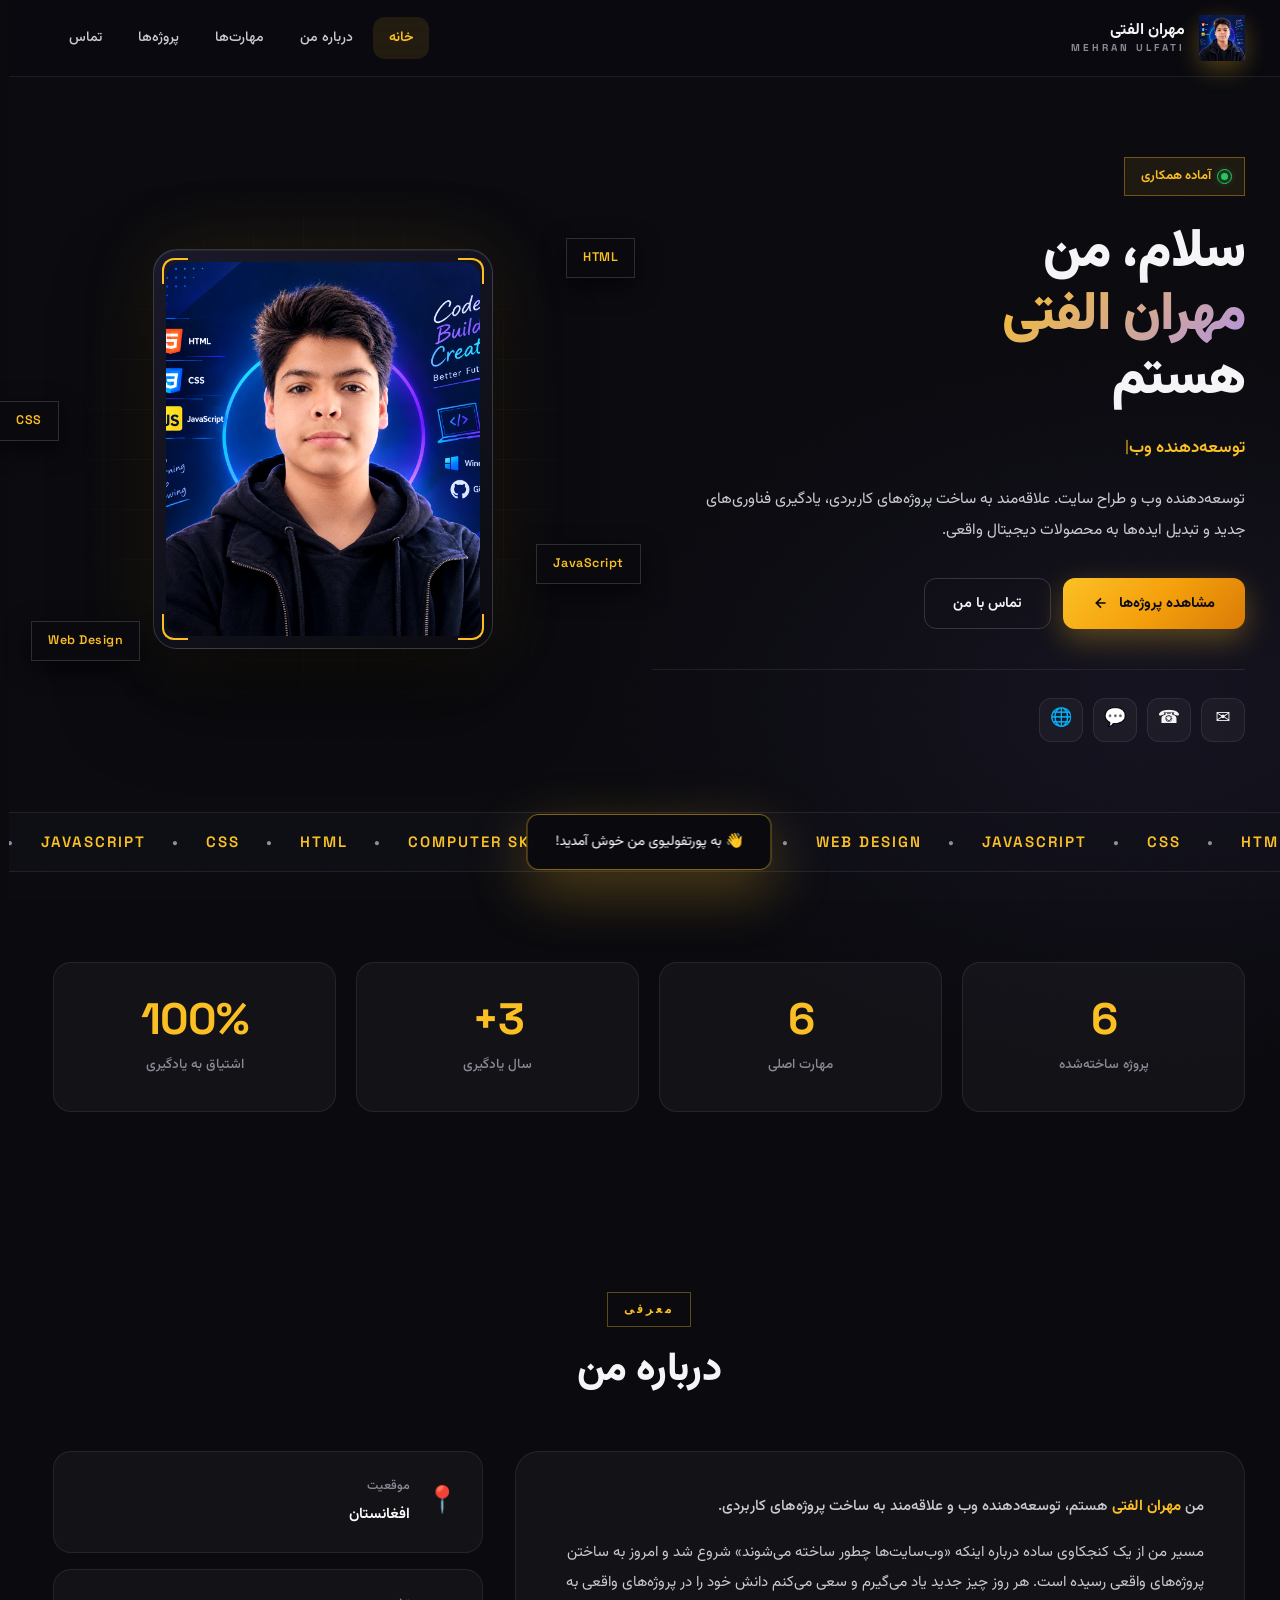
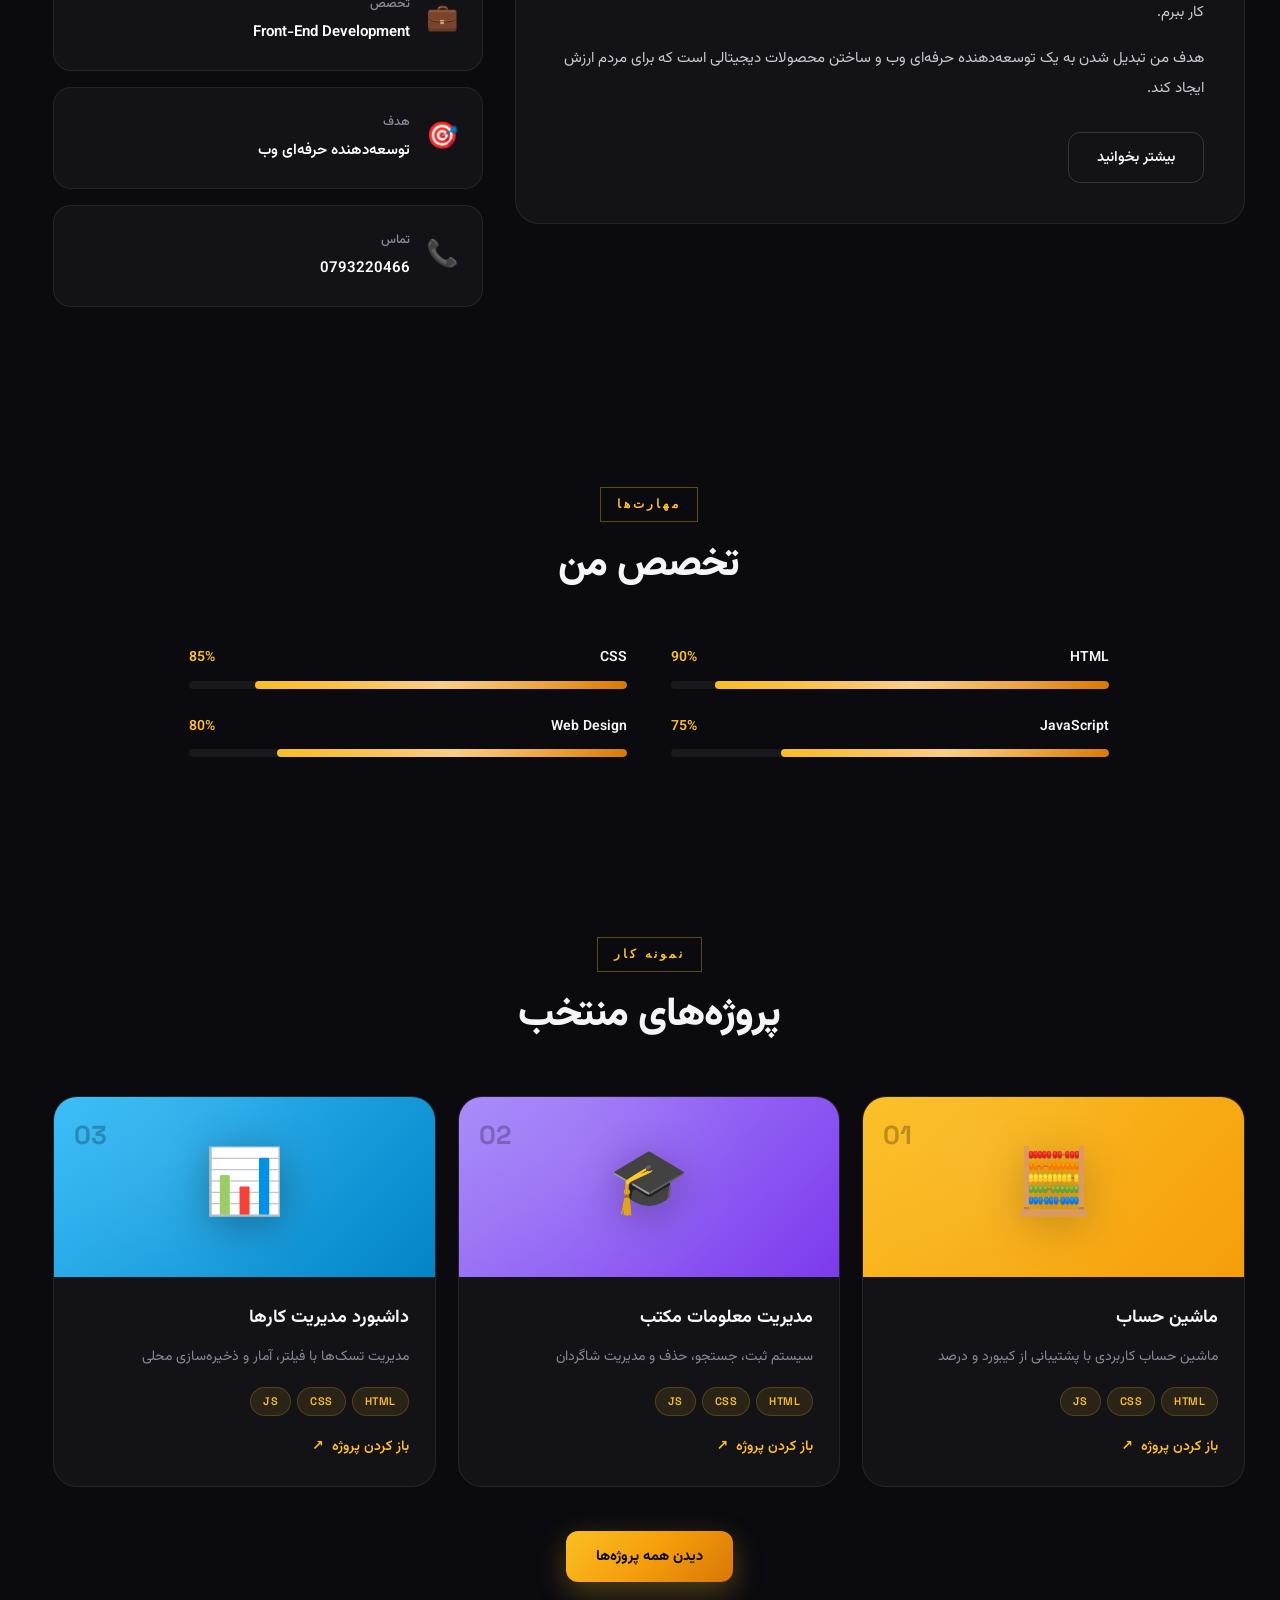
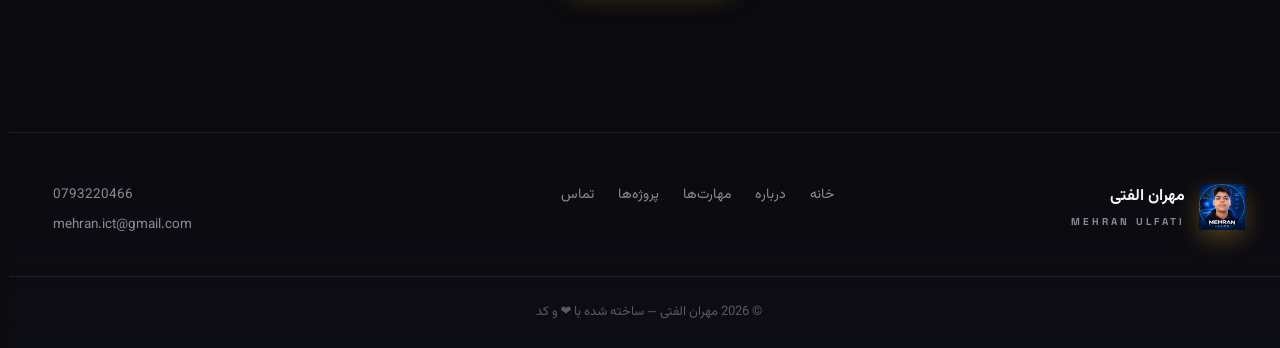
<file: index.html>
<!doctype html>
<html lang="fa" dir="rtl">
  <head>
    <meta charset="UTF-8" />
    <meta name="viewport" content="width=device-width, initial-scale=1.0" />
    <title>مهران الفتی | Mehran Ulfati — Portfolio</title>
    <meta
      name="description"
      content="پورتفولیوی مهران الفتی — توسعه‌دهنده وب و طراح سایت"
    />
    <link rel="stylesheet" href="style.css" />
    <link rel="preconnect" href="https://fonts.googleapis.com" />
    <link rel="preconnect" href="https://fonts.gstatic.com" crossorigin />
    <link
      href="https://fonts.googleapis.com/css2?family=Vazirmatn:wght@300;400;500;600;700;800;900&family=Space+Grotesk:wght@400;500;600;700&display=swap"
      rel="stylesheet"
    />
    <link rel="shortcut icon" href="./images/profile-portfolio.png" type="image/x-icon">
  </head>
  <body>
    <!-- Grain texture -->
    <div class="grain"></div>

    <!-- ============================================================
     HEADER
     ============================================================ -->
    <header class="site-header">
      <div class="wrap header-wrap">
        <a
          href="#"
          class="brand"
          onclick="
            switchTab('home');
            return false;
          "
        >
          <span class="brand-mark"><img src="./images/profile-portfolio.png" alt=""></span>
          <div class="brand-text">
            <span class="brand-fa">مهران الفتی</span>
            <span class="brand-en">MEHRAN ULFATI</span>
          </div>
        </a>

        <nav class="main-nav" id="mainNav">
          <a
            href="#"
            class="nav-item active"
            data-tab="home"
            onclick="
              switchTab('home');
              return false;
            "
            >خانه</a
          >
          <a
            href="#"
            class="nav-item"
            data-tab="about"
            onclick="
              switchTab('about');
              return false;
            "
            >درباره من</a
          >
          <a
            href="#"
            class="nav-item"
            data-tab="skills"
            onclick="
              switchTab('skills');
              return false;
            "
            >مهارت‌ها</a
          >
          <a
            href="#"
            class="nav-item"
            data-tab="projects"
            onclick="
              switchTab('projects');
              return false;
            "
            >پروژه‌ها</a
          >
          <a
            href="#"
            class="nav-item"
            data-tab="contact"
            onclick="
              switchTab('contact');
              return false;
            "
            >تماس</a
          >
        </nav>

        <button class="menu-toggle" id="menuToggle" aria-label="menu">
          <span></span><span></span><span></span>
        </button>
      </div>
    </header>

    <!-- ============================================================
     TAB: HOME
     ============================================================ -->
    <main id="tab-home" class="tab active">
      <!-- HERO -->
      <section class="hero">
        <div class="wrap hero-wrap">
          <div class="hero-left">
            <div class="hero-tag">
              <span class="tag-dot"></span>
              آماده همکاری
            </div>

            <h1 class="hero-h1">
              سلام، من<br />
              <span class="hero-name">مهران الفتی</span><br />
              هستم
            </h1>

            <p class="hero-role">
              <span id="roleTyping"></span><span class="role-cursor">|</span>
            </p>

            <p class="hero-bio">
              توسعه‌دهنده وب و طراح سایت. علاقه‌مند به ساخت پروژه‌های کاربردی،
              یادگیری فناوری‌های جدید و تبدیل ایده‌ها به محصولات دیجیتال واقعی.
            </p>

            <div class="hero-cta">
              <button class="btn-main" onclick="switchTab('projects')">
                مشاهده پروژه‌ها
                <svg
                  width="16"
                  height="16"
                  viewBox="0 0 24 24"
                  fill="none"
                  stroke="currentColor"
                  stroke-width="2.5"
                >
                  <path d="M19 12H5M12 19l-7-7 7-7" />
                </svg>
              </button>
              <button class="btn-soft" onclick="switchTab('contact')">
                تماس با من
              </button>
            </div>

            <div class="hero-social">
              <a
                href="mailto:mehran.ict@gmail.com"
                class="social-link"
                title="ایمیل"
              >
                <span>✉</span>
              </a>
              <a href="tel:0793220466" class="social-link" title="تماس">
                <span>☎</span>
              </a>
              <a
                href="https://wa.me/93793220466"
                target="_blank"
                class="social-link"
                title="واتساپ"
              >
                <span>💬</span>
              </a>
              <a
                href="https://mehranulfati.github.io/project/"
                target="_blank"
                class="social-link"
                title="وب‌سایت"
              >
                <span>🌐</span>
              </a>
            </div>
          </div>

          <div class="hero-right">
            <div class="photo-stage">
              <div class="stage-grid"></div>
              <div class="stage-frame">
                <div class="corner corner-tl"></div>
                <div class="corner corner-tr"></div>
                <div class="corner corner-bl"></div>
                <div class="corner corner-br"></div>
                <img
                  src="images/profile-portfolio.png"
                  alt="مهران الفتی"
                  onerror="
                    this.parentElement.innerHTML =
                      '<div class=\'photo-fallback\'>MU</div>'
                  "
                />
              </div>
              <span class="stage-badge badge-1">HTML</span>
              <span class="stage-badge badge-2">CSS</span>
              <span class="stage-badge badge-3">JavaScript</span>
              <span class="stage-badge badge-4">Web Design</span>
            </div>
          </div>
        </div>

        <div class="hero-marquee">
          <div class="marquee-track">
            <span>HTML</span><span>•</span> <span>CSS</span><span>•</span>
            <span>JavaScript</span><span>•</span> <span>Web Design</span
            ><span>•</span> <span>Programming</span><span>•</span>
            <span>Computer Skills</span><span>•</span> <span>HTML</span
            ><span>•</span> <span>CSS</span><span>•</span>
            <span>JavaScript</span><span>•</span> <span>Web Design</span
            ><span>•</span> <span>Programming</span><span>•</span>
            <span>Computer Skills</span><span>•</span>
          </div>
        </div>
      </section>

      <!-- STATS -->
      <section class="block">
        <div class="wrap">
          <div class="stats-row">
            <div class="stat-cell reveal">
              <div class="stat-num" data-count="6">0</div>
              <div class="stat-label">پروژه ساخته‌شده</div>
            </div>
            <div class="stat-cell reveal">
              <div class="stat-num" data-count="6">0</div>
              <div class="stat-label">مهارت اصلی</div>
            </div>
            <div class="stat-cell reveal">
              <div class="stat-num" data-count="3" data-suffix="+">0</div>
              <div class="stat-label">سال یادگیری</div>
            </div>
            <div class="stat-cell reveal">
              <div class="stat-num" data-count="100" data-suffix="%">0</div>
              <div class="stat-label">اشتیاق به یادگیری</div>
            </div>
          </div>
        </div>
      </section>

      <!-- INTRO -->
      <section class="block">
        <div class="wrap">
          <div class="sec-head">
            <span class="sec-label">معرفی</span>
            <h2 class="sec-title">درباره من</h2>
          </div>

          <div class="intro-layout">
            <div class="intro-big reveal">
              <p class="intro-lead">
                من <span class="accent">مهران الفتی</span> هستم، توسعه‌دهنده وب
                و علاقه‌مند به ساخت پروژه‌های کاربردی.
              </p>
              <p>
                مسیر من از یک کنجکاوی ساده درباره اینکه «وب‌سایت‌ها چطور ساخته
                می‌شوند» شروع شد و امروز به ساختن پروژه‌های واقعی رسیده است. هر
                روز چیز جدید یاد می‌گیرم و سعی می‌کنم دانش خود را در پروژه‌های
                واقعی به کار ببرم.
              </p>
              <p>
                هدف من تبدیل شدن به یک توسعه‌دهنده حرفه‌ای وب و ساختن محصولات
                دیجیتالی است که برای مردم ارزش ایجاد کند.
              </p>
              <button class="btn-soft" onclick="switchTab('about')">
                بیشتر بخوانید
              </button>
            </div>

            <div class="intro-side">
              <div class="fact-card reveal">
                <span class="fact-icon">📍</span>
                <div>
                  <b>موقعیت</b>
                  <p>افغانستان</p>
                </div>
              </div>
              <div class="fact-card reveal">
                <span class="fact-icon">💼</span>
                <div>
                  <b>تخصص</b>
                  <p>Front-End Development</p>
                </div>
              </div>
              <div class="fact-card reveal">
                <span class="fact-icon">🎯</span>
                <div>
                  <b>هدف</b>
                  <p>توسعه‌دهنده حرفه‌ای وب</p>
                </div>
              </div>
              <div class="fact-card reveal">
                <span class="fact-icon">📞</span>
                <div>
                  <b>تماس</b>
                  <p dir="ltr">0793220466</p>
                </div>
              </div>
            </div>
          </div>
        </div>
      </section>

      <!-- SKILLS PREVIEW -->
      <section class="block">
        <div class="wrap">
          <div class="sec-head">
            <span class="sec-label">مهارت‌ها</span>
            <h2 class="sec-title">تخصص من</h2>
          </div>

          <div class="skills-bars reveal">
            <div class="skill-row">
              <div class="skill-meta"><span>HTML</span><span>90%</span></div>
              <div class="skill-track">
                <div class="skill-fill" data-w="90"></div>
              </div>
            </div>
            <div class="skill-row">
              <div class="skill-meta"><span>CSS</span><span>85%</span></div>
              <div class="skill-track">
                <div class="skill-fill" data-w="85"></div>
              </div>
            </div>
            <div class="skill-row">
              <div class="skill-meta">
                <span>JavaScript</span><span>75%</span>
              </div>
              <div class="skill-track">
                <div class="skill-fill" data-w="75"></div>
              </div>
            </div>
            <div class="skill-row">
              <div class="skill-meta">
                <span>Web Design</span><span>80%</span>
              </div>
              <div class="skill-track">
                <div class="skill-fill" data-w="80"></div>
              </div>
            </div>
          </div>
        </div>
      </section>

      <!-- FEATURED PROJECTS -->
      <section class="block">
        <div class="wrap">
          <div class="sec-head">
            <span class="sec-label">نمونه کار</span>
            <h2 class="sec-title">پروژه‌های منتخب</h2>
          </div>

          <div class="proj-grid">
            <article class="proj-card reveal">
              <div class="proj-cover cover-1">
                <span class="proj-icon">🧮</span>
                <span class="proj-num">01</span>
              </div>
              <div class="proj-body">
                <h3>ماشین حساب</h3>
                <p>ماشین حساب کاربردی با پشتیبانی از کیبورد و درصد</p>
                <div class="proj-tags">
                  <span>HTML</span><span>CSS</span><span>JS</span>
                </div>
                <a
                  href="projects/calculator/index.html"
                  target="_blank"
                  class="proj-link"
                >
                  باز کردن پروژه <span>↗</span>
                </a>
              </div>
            </article>

            <article class="proj-card reveal">
              <div class="proj-cover cover-2">
                <span class="proj-icon">🎓</span>
                <span class="proj-num">02</span>
              </div>
              <div class="proj-body">
                <h3>مدیریت معلومات مکتب</h3>
                <p>سیستم ثبت، جستجو، حذف و مدیریت شاگردان</p>
                <div class="proj-tags">
                  <span>HTML</span><span>CSS</span><span>JS</span>
                </div>
                <a
                  href="projects/school-management/index.html"
                  target="_blank"
                  class="proj-link"
                >
                  باز کردن پروژه <span>↗</span>
                </a>
              </div>
            </article>

            <article class="proj-card reveal">
              <div class="proj-cover cover-3">
                <span class="proj-icon">📊</span>
                <span class="proj-num">03</span>
              </div>
              <div class="proj-body">
                <h3>داشبورد مدیریت کارها</h3>
                <p>مدیریت تسک‌ها با فیلتر، آمار و ذخیره‌سازی محلی</p>
                <div class="proj-tags">
                  <span>HTML</span><span>CSS</span><span>JS</span>
                </div>
                <a
                  href="projects/task-dashboard/index.html"
                  target="_blank"
                  class="proj-link"
                >
                  باز کردن پروژه <span>↗</span>
                </a>
              </div>
            </article>
          </div>

          <div class="see-all">
            <button class="btn-main" onclick="switchTab('projects')">
              دیدن همه پروژه‌ها
            </button>
          </div>
        </div>
      </section>
    </main>

    <!-- ============================================================
     TAB: ABOUT
     ============================================================ -->
    <main id="tab-about" class="tab">
      <section class="block">
        <div class="wrap">
          <div class="sec-head">
            <span class="sec-label">درباره من</span>
            <h1 class="page-title">با من آشنا شوید</h1>
          </div>

          <div class="about-layout">
            <article class="about-main reveal">
              <h2>مهران الفتی (Mehran Ulfati)</h2>
              <p class="about-role">توسعه‌دهنده وب و طراح سایت</p>

              <p>
                من مهران الفتی هستم، عاشق دنیای برنامه‌نویسی و ساخت وب‌سایت‌های
                مدرن. از زمانی که اولین خط HTML را نوشتم، فهمیدم که می‌خواهم
                زندگی‌ام را با ساخت محصولات دیجیتالی بگذرانم.
              </p>

              <p>
                امروز در حال یادگیری مستمر HTML، CSS، JavaScript و مفاهیم طراحی
                رابط کاربری هستم. هر پروژه‌ای که می‌سازم، فرصتی است برای یادگیری
                چیز جدید و بهتر کردن مهارت‌هایم.
              </p>

              <h3 class="about-h3">علاقه‌مندی‌های من</h3>
              <div class="interest-tags">
                <span>💻 برنامه‌نویسی</span>
                <span>🌐 طراحی وب</span>
                <span>🎨 رابط کاربری</span>
                <span>📚 یادگیری</span>
                <span>🚀 فناوری</span>
                <span>🧩 حل مسئله</span>
              </div>

              <h3 class="about-h3">اهداف من</h3>
              <ul class="goal-list">
                <li>تسلط کامل بر JavaScript و فریمورک‌های مدرن</li>
                <li>ساخت پروژه‌های فول‌استک با دیتابیس</li>
                <li>یادگیری React و Next.js</li>
                <li>طراحی UI/UX حرفه‌ای</li>
                <li>کمک به جامعه از طریق پروژه‌های کاربردی</li>
              </ul>
            </article>

            <aside class="about-aside">
              <div class="info-block reveal">
                <h4>معلومات تماس</h4>
                <div class="info-line"><b>نام:</b> مهران الفتی</div>
                <div class="info-line"><b>انگلیسی:</b> Mehran Ulfati</div>
                <div class="info-line">
                  <b>تلفن:</b> <span dir="ltr">0793220466</span>
                </div>
                <div class="info-line">
                  <b>ایمیل:</b> <span dir="ltr">mehran.ict@gmail.com</span>
                </div>
                <div class="info-line">
                  <b>وب‌سایت:</b>
                  <a
                    href="https://mehranulfati.github.io/project/"
                    target="_blank"
                    >mehranulfati.github.io</a
                  >
                </div>
              </div>

              <div class="info-block reveal">
                <h4>سطح مهارت</h4>
                <div class="mini-bars">
                  <div class="mini-bar">
                    <div class="mini-label">
                      <span>HTML</span><span>90%</span>
                    </div>
                    <div class="mini-track">
                      <div class="mini-fill" data-w="90"></div>
                    </div>
                  </div>
                  <div class="mini-bar">
                    <div class="mini-label">
                      <span>CSS</span><span>85%</span>
                    </div>
                    <div class="mini-track">
                      <div class="mini-fill" data-w="85"></div>
                    </div>
                  </div>
                  <div class="mini-bar">
                    <div class="mini-label">
                      <span>JavaScript</span><span>75%</span>
                    </div>
                    <div class="mini-track">
                      <div class="mini-fill" data-w="75"></div>
                    </div>
                  </div>
                </div>
              </div>
            </aside>
          </div>
        </div>
      </section>
    </main>

    <!-- ============================================================
     TAB: SKILLS
     ============================================================ -->
    <main id="tab-skills" class="tab">
      <section class="block">
        <div class="wrap">
          <div class="sec-head">
            <span class="sec-label">مهارت‌ها</span>
            <h1 class="page-title">تکنولوژی‌های من</h1>
          </div>

          <div class="skills-grid">
            <div class="skill-card reveal">
              <div class="skill-icon">🧱</div>
              <h3>HTML</h3>
              <p>ساختار استاندارد و معنایی صفحات وب</p>
              <div class="skill-track">
                <div class="skill-fill" data-w="90"></div>
              </div>
              <span class="skill-tag">پیشرفته</span>
            </div>

            <div class="skill-card reveal">
              <div class="skill-icon">🎨</div>
              <h3>CSS</h3>
              <p>طراحی رابط کاربری و انیمیشن‌های مدرن</p>
              <div class="skill-track">
                <div class="skill-fill" data-w="85"></div>
              </div>
              <span class="skill-tag">پیشرفته</span>
            </div>

            <div class="skill-card reveal">
              <div class="skill-icon">⚡</div>
              <h3>JavaScript</h3>
              <p>برنامه‌نویسی تعاملی و منطق برنامه</p>
              <div class="skill-track">
                <div class="skill-fill" data-w="75"></div>
              </div>
              <span class="skill-tag">متوسط تا پیشرفته</span>
            </div>

            <div class="skill-card reveal">
              <div class="skill-icon">🖥️</div>
              <h3>Web Design</h3>
              <p>طراحی چیدمان، رنگ‌بندی و تجربه کاربری</p>
              <div class="skill-track">
                <div class="skill-fill" data-w="80"></div>
              </div>
              <span class="skill-tag">پیشرفته</span>
            </div>

            <div class="skill-card reveal">
              <div class="skill-icon">⚙️</div>
              <h3>Programming</h3>
              <p>حل مسئله، الگوریتم و تفکر منطقی</p>
              <div class="skill-track">
                <div class="skill-fill" data-w="78"></div>
              </div>
              <span class="skill-tag">پیشرفته</span>
            </div>

            <div class="skill-card reveal">
              <div class="skill-icon">💡</div>
              <h3>Computer Skills</h3>
              <p>تسلط به نرم‌افزارها و ابزارهای کامپیوتری</p>
              <div class="skill-track">
                <div class="skill-fill" data-w="88"></div>
              </div>
              <span class="skill-tag">پیشرفته</span>
            </div>
          </div>
        </div>
      </section>
    </main>

    <!-- ============================================================
     TAB: PROJECTS
     ============================================================ -->
    <main id="tab-projects" class="tab">
      <section class="block">
        <div class="wrap">
          <div class="sec-head">
            <span class="sec-label">نمونه کار</span>
            <h1 class="page-title">پروژه‌های من</h1>
            <p class="sec-lead">پروژه‌های واقعی و کاربردی که خودم ساخته‌ام</p>
          </div>

          <div class="proj-grid">
            <article class="proj-card reveal">
              <div class="proj-cover cover-4">
                <span class="proj-icon">🤝</span>
                <span class="proj-num">01</span>
              </div>
              <div class="proj-body">
                <h3>همیار | HAMYAR</h3>
                <p>سایت معرفی خدمات آموزشی و تکنولوژی با جستجوی خدمات</p>
                <div class="proj-tags">
                  <span>HTML</span><span>CSS</span><span>JS</span>
                </div>
                <a
                  href="projects/hamyar/index.html"
                  target="_blank"
                  class="proj-link"
                >
                  باز کردن پروژه <span>↗</span>
                </a>
              </div>
            </article>

            <article class="proj-card reveal">
              <div class="proj-cover cover-2">
                <span class="proj-icon">🎓</span>
                <span class="proj-num">02</span>
              </div>
              <div class="proj-body">
                <h3>مدیریت معلومات مکتب</h3>
                <p>سیستم ثبت، جستجو، حذف و مدیریت شاگردان با LocalStorage</p>
                <div class="proj-tags">
                  <span>HTML</span><span>CSS</span><span>JS</span>
                </div>
                <a
                  href="projects/school-management/index.html"
                  target="_blank"
                  class="proj-link"
                >
                  باز کردن پروژه <span>↗</span>
                </a>
              </div>
            </article>

            <article class="proj-card reveal">
              <div class="proj-cover cover-1">
                <span class="proj-icon">🧮</span>
                <span class="proj-num">03</span>
              </div>
              <div class="proj-body">
                <h3>ماشین حساب</h3>
                <p>ماشین حساب کاربردی با پشتیبانی کامل از کیبورد</p>
                <div class="proj-tags">
                  <span>HTML</span><span>CSS</span><span>JS</span>
                </div>
                <a
                  href="projects/calculator/index.html"
                  target="_blank"
                  class="proj-link"
                >
                  باز کردن پروژه <span>↗</span>
                </a>
              </div>
            </article>

            <article class="proj-card reveal">
              <div class="proj-cover cover-5">
                <span class="proj-icon">📚</span>
                <span class="proj-num">04</span>
              </div>
              <div class="proj-body">
                <h3>مرکز آموزشی</h3>
                <p>سایت معرفی کورس‌ها با جستجو، فیلتر و ثبت‌نام</p>
                <div class="proj-tags">
                  <span>HTML</span><span>CSS</span><span>JS</span>
                </div>
                <a
                  href="projects/education-center/index.html"
                  target="_blank"
                  class="proj-link"
                >
                  باز کردن پروژه <span>↗</span>
                </a>
              </div>
            </article>

            <article class="proj-card reveal">
              <div class="proj-cover cover-6">
                <span class="proj-icon">📍</span>
                <span class="proj-num">05</span>
              </div>
              <div class="proj-body">
                <h3>جستجوی مکان‌ها</h3>
                <p>برنامه جستجو و دسته‌بندی مکان‌ها با نمایش جزئیات</p>
                <div class="proj-tags">
                  <span>HTML</span><span>CSS</span><span>JS</span>
                </div>
                <a
                  href="projects/location-finder/index.html"
                  target="_blank"
                  class="proj-link"
                >
                  باز کردن پروژه <span>↗</span>
                </a>
              </div>
            </article>

            <article class="proj-card reveal">
              <div class="proj-cover cover-3">
                <span class="proj-icon">📊</span>
                <span class="proj-num">06</span>
              </div>
              <div class="proj-body">
                <h3>داشبورد مدیریت کارها</h3>
                <p>مدیریت تسک‌ها با فیلتر، آمار و ذخیره‌سازی محلی</p>
                <div class="proj-tags">
                  <span>HTML</span><span>CSS</span><span>JS</span>
                </div>
                <a
                  href="projects/task-dashboard/index.html"
                  target="_blank"
                  class="proj-link"
                >
                  باز کردن پروژه <span>↗</span>
                </a>
              </div>
            </article>
          </div>
        </div>
      </section>
    </main>

    <!-- ============================================================
     TAB: CONTACT
     ============================================================ -->
    <main id="tab-contact" class="tab">
      <section class="block">
        <div class="wrap">
          <div class="sec-head">
            <span class="sec-label">تماس</span>
            <h1 class="page-title">بیایید صحبت کنیم</h1>
            <p class="sec-lead">
              برای همکاری، پیشنهاد پروژه یا هر سوالی با من در تماس باشید
            </p>
          </div>

          <div class="contact-layout">
            <div class="contact-items">
              <a class="contact-item reveal" href="tel:0793220466">
                <div class="ci-icon">☎</div>
                <div class="ci-body">
                  <h4>تماس تلفنی</h4>
                  <p dir="ltr">0793220466</p>
                </div>
                <span class="ci-arrow">←</span>
              </a>

              <a class="contact-item reveal" href="mailto:mehran.ict@gmail.com">
                <div class="ci-icon">✉</div>
                <div class="ci-body">
                  <h4>ایمیل</h4>
                  <p dir="ltr">mehran.ict@gmail.com</p>
                </div>
                <span class="ci-arrow">←</span>
              </a>

              <a
                class="contact-item reveal"
                href="https://wa.me/93793220466"
                target="_blank"
              >
                <div class="ci-icon">💬</div>
                <div class="ci-body">
                  <h4>واتساپ</h4>
                  <p>گفتگوی سریع</p>
                </div>
                <span class="ci-arrow">←</span>
              </a>

              <a
                class="contact-item reveal"
                href="https://mehranulfati.github.io/project/"
                target="_blank"
              >
                <div class="ci-icon">🌐</div>
                <div class="ci-body">
                  <h4>وب‌سایت</h4>
                  <p dir="ltr">mehranulfati.github.io</p>
                </div>
                <span class="ci-arrow">←</span>
              </a>
            </div>

            <div class="contact-form-wrap reveal">
              <form class="contact-form" id="contactForm">
                <h3>پیام خود را بنویسید</h3>
                <p class="form-note">
                  پس از پر کردن، پیام از طریق ایمیل شما به من ارسال می‌شود.
                </p>

                <div class="field">
                  <label>نام شما</label>
                  <input
                    type="text"
                    id="cName"
                    required
                    placeholder="نام کامل شما"
                  />
                </div>

                <div class="field">
                  <label>ایمیل شما</label>
                  <input
                    type="email"
                    id="cEmail"
                    required
                    placeholder="example@mail.com"
                    dir="ltr"
                  />
                </div>

                <div class="field">
                  <label>پیام</label>
                  <textarea
                    id="cMsg"
                    rows="5"
                    required
                    placeholder="متن پیام..."
                  ></textarea>
                </div>

                <button type="submit" class="btn-main btn-full">
                  <span>📤</span> ارسال پیام
                </button>

                <p class="form-msg" id="formMsg"></p>
              </form>
            </div>
          </div>
        </div>
      </section>
    </main>

    <!-- ============================================================
     FOOTER
     ============================================================ -->
    <footer class="site-footer">
      <div class="wrap footer-wrap">
        <div class="footer-brand">
          <span class="brand-mark"><img src="./images/file_00000000e75c821183ec8c6363f09003.png" alt=""></span>
          <div>
            <div class="footer-name">مهران الفتی</div>
            <div class="footer-en">MEHRAN ULFATI</div>
          </div>
        </div>

        <div class="footer-links">
          <a
            href="#"
            onclick="
              switchTab('home');
              return false;
            "
            >خانه</a
          >
          <a
            href="#"
            onclick="
              switchTab('about');
              return false;
            "
            >درباره</a
          >
          <a
            href="#"
            onclick="
              switchTab('skills');
              return false;
            "
            >مهارت‌ها</a
          >
          <a
            href="#"
            onclick="
              switchTab('projects');
              return false;
            "
            >پروژه‌ها</a
          >
          <a
            href="#"
            onclick="
              switchTab('contact');
              return false;
            "
            >تماس</a >
        </div>

        <div class="footer-contact">
          <a href="tel:0793220466" dir="ltr">0793220466</a>
          <a href="mailto:mehran.ict@gmail.com" dir="ltr"
            >mehran.ict@gmail.com</a
          >
        </div>
      </div>

      <div class="footer-end">
        <p>© <span id="year"></span> مهران الفتی — ساخته شده با ❤️ و کد</p>
      </div>
    </footer>

    <div id="toast" class="toast"></div>

    <script src="script.js"></script>
  </body>
</html>
</file>
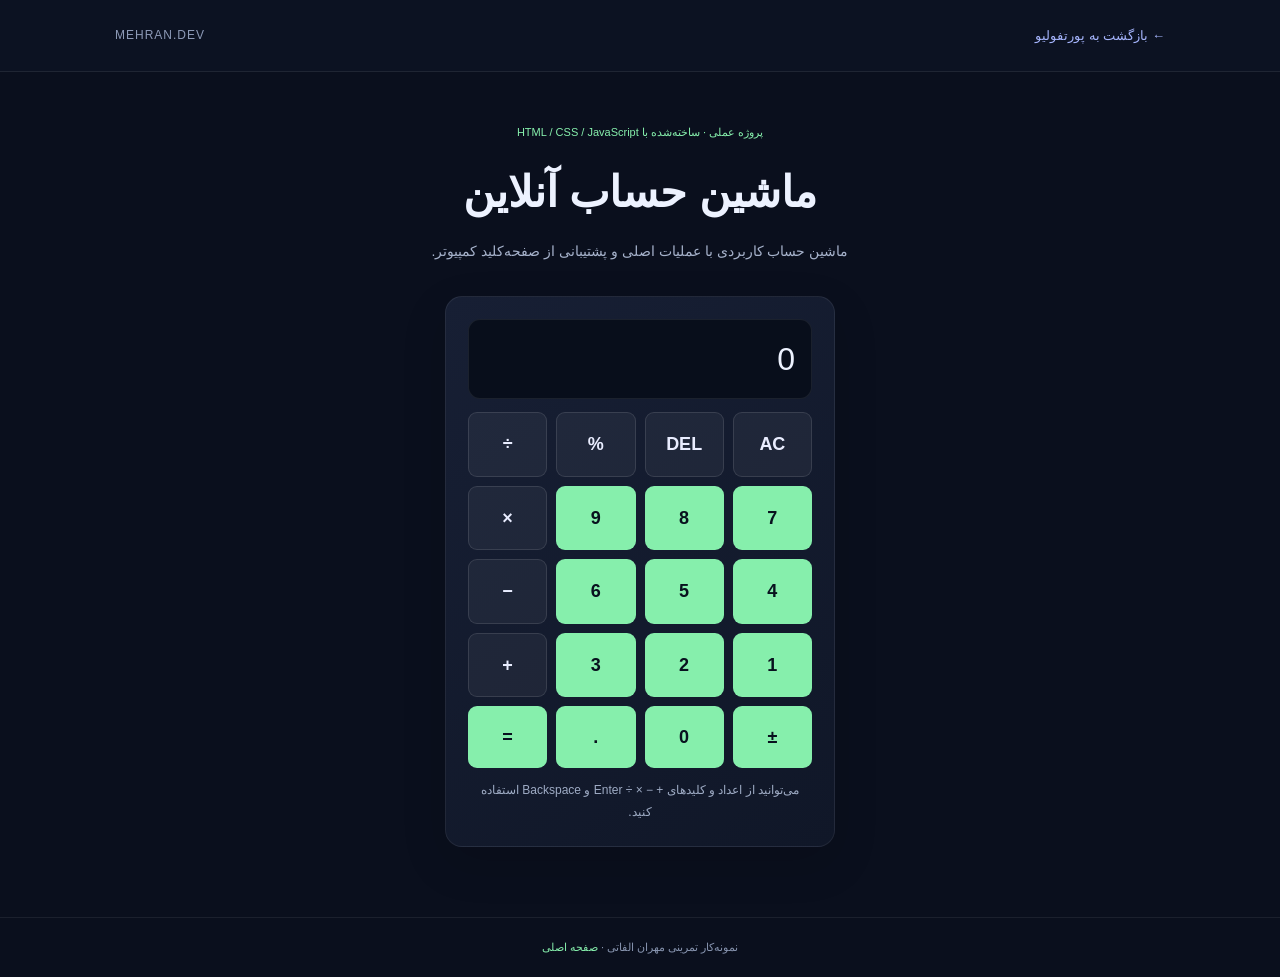
<file: projects/calculator/index.html>
<!doctype html><html lang="fa" dir="rtl"><head><meta charset="utf-8"><meta name="viewport" content="width=device-width, initial-scale=1"><title>ماشین حساب آنلاین | مهران الفاتی</title><link rel="stylesheet" href="style.css"></head><body><header class="top"><a class="brand" href="../../index.html">← بازگشت به پورتفولیو</a><span class="brand-name">MEHRAN.DEV</span></header><main class="wrap"><div class="heading"><span class="eyebrow">پروژه عملی · ساخته‌شده با HTML / CSS / JavaScript</span><h1>ماشین حساب آنلاین</h1><p>ماشین حساب کاربردی با عملیات اصلی و پشتیبانی از صفحه‌کلید کمپیوتر.</p></div>
<div class="card" style="max-width:390px;margin:auto;padding:22px"><div id="display" style="height:80px;background:#080e1b;border:1px solid #ffffff14;border-radius:12px;margin-bottom:13px;padding:12px 16px;text-align:left;direction:ltr;font-size:32px;overflow:hidden;display:flex;align-items:center;justify-content:flex-end">0</div><div class="grid" id="keys" style="grid-template-columns:repeat(4,1fr);gap:9px"><button class="btn alt" data-key="AC" style="padding:15px 5px;font-size:18px">AC</button><button class="btn alt" data-key="DEL" style="padding:15px 5px;font-size:18px">DEL</button><button class="btn alt" data-key="%" style="padding:15px 5px;font-size:18px">%</button><button class="btn alt" data-key="÷" style="padding:15px 5px;font-size:18px">÷</button><button class="btn " data-key="7" style="padding:15px 5px;font-size:18px">7</button><button class="btn " data-key="8" style="padding:15px 5px;font-size:18px">8</button><button class="btn " data-key="9" style="padding:15px 5px;font-size:18px">9</button><button class="btn alt" data-key="×" style="padding:15px 5px;font-size:18px">×</button><button class="btn " data-key="4" style="padding:15px 5px;font-size:18px">4</button><button class="btn " data-key="5" style="padding:15px 5px;font-size:18px">5</button><button class="btn " data-key="6" style="padding:15px 5px;font-size:18px">6</button><button class="btn alt" data-key="−" style="padding:15px 5px;font-size:18px">−</button><button class="btn " data-key="1" style="padding:15px 5px;font-size:18px">1</button><button class="btn " data-key="2" style="padding:15px 5px;font-size:18px">2</button><button class="btn " data-key="3" style="padding:15px 5px;font-size:18px">3</button><button class="btn alt" data-key="+" style="padding:15px 5px;font-size:18px">+</button><button class="btn " data-key="±" style="padding:15px 5px;font-size:18px">±</button><button class="btn " data-key="0" style="padding:15px 5px;font-size:18px">0</button><button class="btn " data-key="." style="padding:15px 5px;font-size:18px">.</button><button class="btn " data-key="=" style="padding:15px 5px;font-size:18px">=</button></div><p class="muted" style="text-align:center;margin-bottom:0">می‌توانید از اعداد و کلیدهای + − × ÷ Enter و Backspace استفاده کنید.</p></div>
</main><footer>نمونه‌کار تمرینی مهران الفاتی · <a href="../../index.html">صفحه اصلی</a></footer><div id="toast" class="toast"></div><script src="script.js"></script></body></html>
</file>
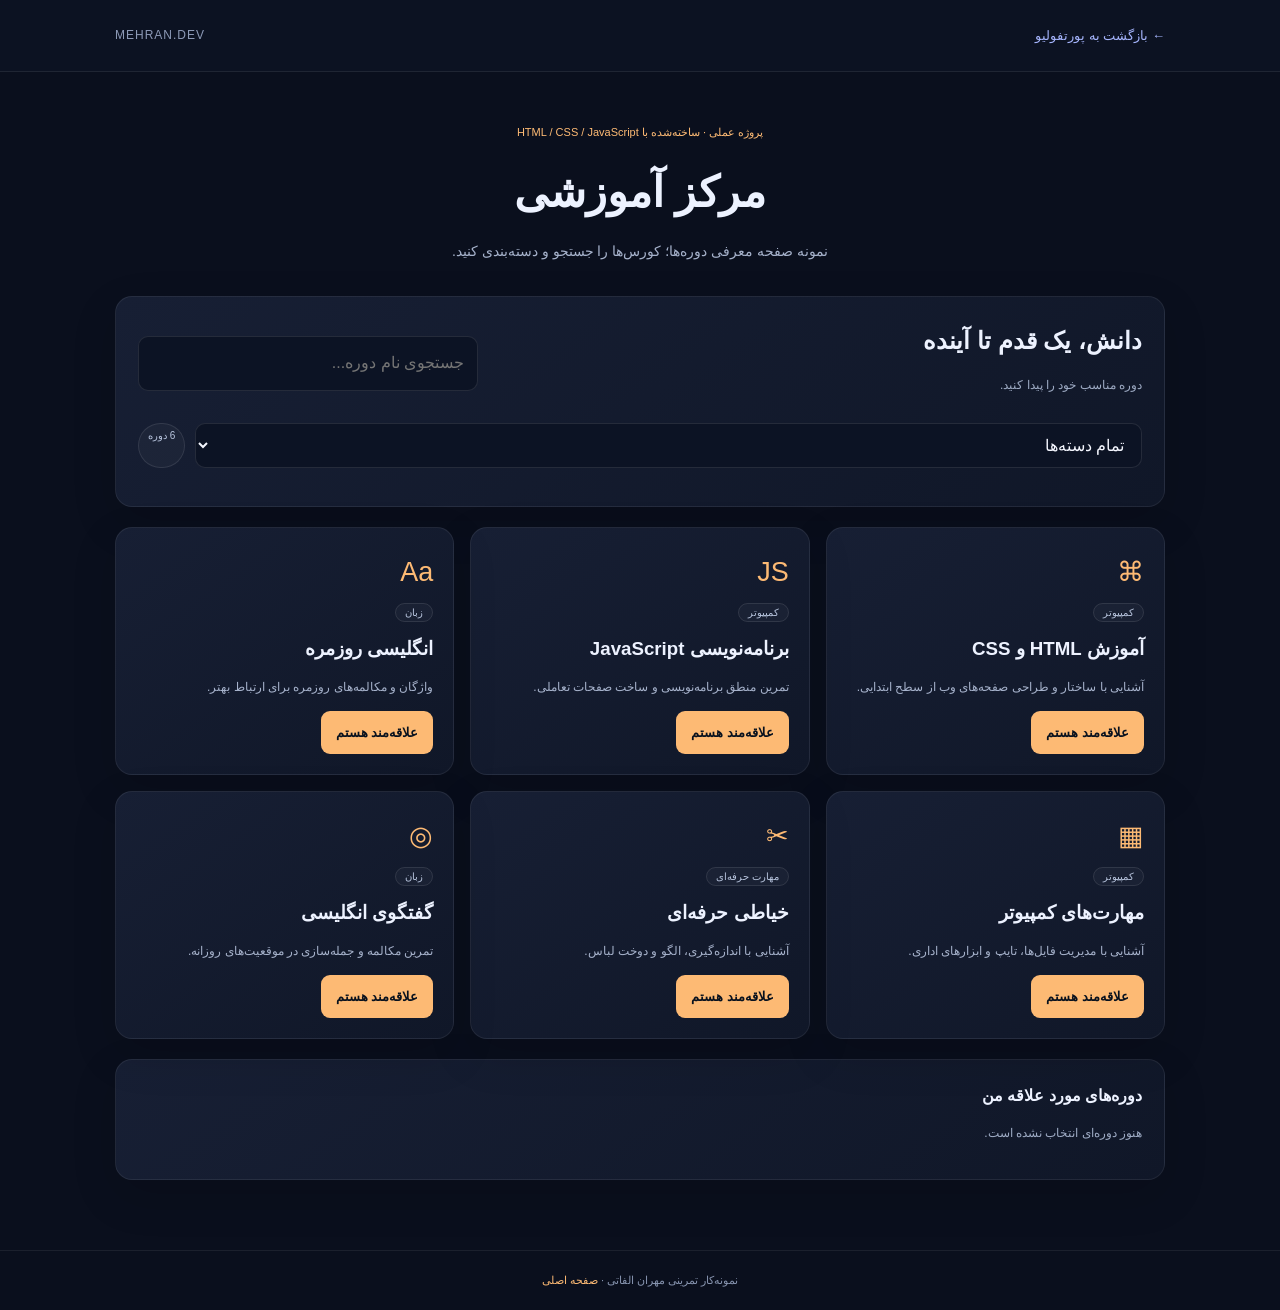
<file: projects/education-center/index.html>
<!doctype html><html lang="fa" dir="rtl"><head><meta charset="utf-8"><meta name="viewport" content="width=device-width, initial-scale=1"><title>مرکز آموزشی | مهران الفاتی</title><link rel="stylesheet" href="style.css"></head><body><header class="top"><a class="brand" href="../../index.html">← بازگشت به پورتفولیو</a><span class="brand-name">MEHRAN.DEV</span></header><main class="wrap"><div class="heading"><span class="eyebrow">پروژه عملی · ساخته‌شده با HTML / CSS / JavaScript</span><h1>مرکز آموزشی</h1><p>نمونه صفحه معرفی دوره‌ها؛ کورس‌ها را جستجو و دسته‌بندی کنید.</p></div>
<div class="card" style="margin-bottom:20px"><div class="row"><div><h2 style="margin:0">دانش، یک قدم تا آینده</h2><p class="muted">دوره مناسب خود را پیدا کنید.</p></div><div style="max-width:340px"><input id="search" placeholder="جستجوی نام دوره..."></div></div><div class="toolbar" style="margin-top:15px"><select id="category"><option value="all">تمام دسته‌ها</option><option value="computer">کمپیوتر</option><option value="language">زبان</option><option value="skills">مهارت‌های حرفه‌ای</option></select><span class="pill" id="count">0 دوره</span></div></div><div class="grid" id="courses"><article class="card service" data-name="آموزش HTML و CSS" data-cat="computer"><div class="symbol">⌘</div><span class="pill">کمپیوتر</span><h3>آموزش HTML و CSS</h3><p>آشنایی با ساختار و طراحی صفحه‌های وب از سطح ابتدایی.</p><button class="btn enroll" data-course="آموزش HTML و CSS">علاقه‌مند هستم</button></article><article class="card service" data-name="برنامه‌نویسی JavaScript" data-cat="computer"><div class="symbol">JS</div><span class="pill">کمپیوتر</span><h3>برنامه‌نویسی JavaScript</h3><p>تمرین منطق برنامه‌نویسی و ساخت صفحات تعاملی.</p><button class="btn enroll" data-course="برنامه‌نویسی JavaScript">علاقه‌مند هستم</button></article><article class="card service" data-name="انگلیسی روزمره" data-cat="language"><div class="symbol">Aa</div><span class="pill">زبان</span><h3>انگلیسی روزمره</h3><p>واژگان و مکالمه‌های روزمره برای ارتباط بهتر.</p><button class="btn enroll" data-course="انگلیسی روزمره">علاقه‌مند هستم</button></article><article class="card service" data-name="مهارت‌های کمپیوتر" data-cat="computer"><div class="symbol">▦</div><span class="pill">کمپیوتر</span><h3>مهارت‌های کمپیوتر</h3><p>آشنایی با مدیریت فایل‌ها، تایپ و ابزارهای اداری.</p><button class="btn enroll" data-course="مهارت‌های کمپیوتر">علاقه‌مند هستم</button></article><article class="card service" data-name="خیاطی حرفه‌ای" data-cat="skills"><div class="symbol">✂</div><span class="pill">مهارت حرفه‌ای</span><h3>خیاطی حرفه‌ای</h3><p>آشنایی با اندازه‌گیری، الگو و دوخت لباس.</p><button class="btn enroll" data-course="خیاطی حرفه‌ای">علاقه‌مند هستم</button></article><article class="card service" data-name="گفتگوی انگلیسی" data-cat="language"><div class="symbol">◎</div><span class="pill">زبان</span><h3>گفتگوی انگلیسی</h3><p>تمرین مکالمه و جمله‌سازی در موقعیت‌های روزانه.</p><button class="btn enroll" data-course="گفتگوی انگلیسی">علاقه‌مند هستم</button></article></div><p class="empty" id="empty" style="display:none">دوره‌ای پیدا نشد.</p><div class="card" style="margin-top:20px"><strong>دوره‌های مورد علاقه من</strong><p class="muted" id="saved">هنوز دوره‌ای انتخاب نشده است.</p></div>
</main><footer>نمونه‌کار تمرینی مهران الفاتی · <a href="../../index.html">صفحه اصلی</a></footer><div id="toast" class="toast"></div><script src="script.js"></script></body></html>
</file>
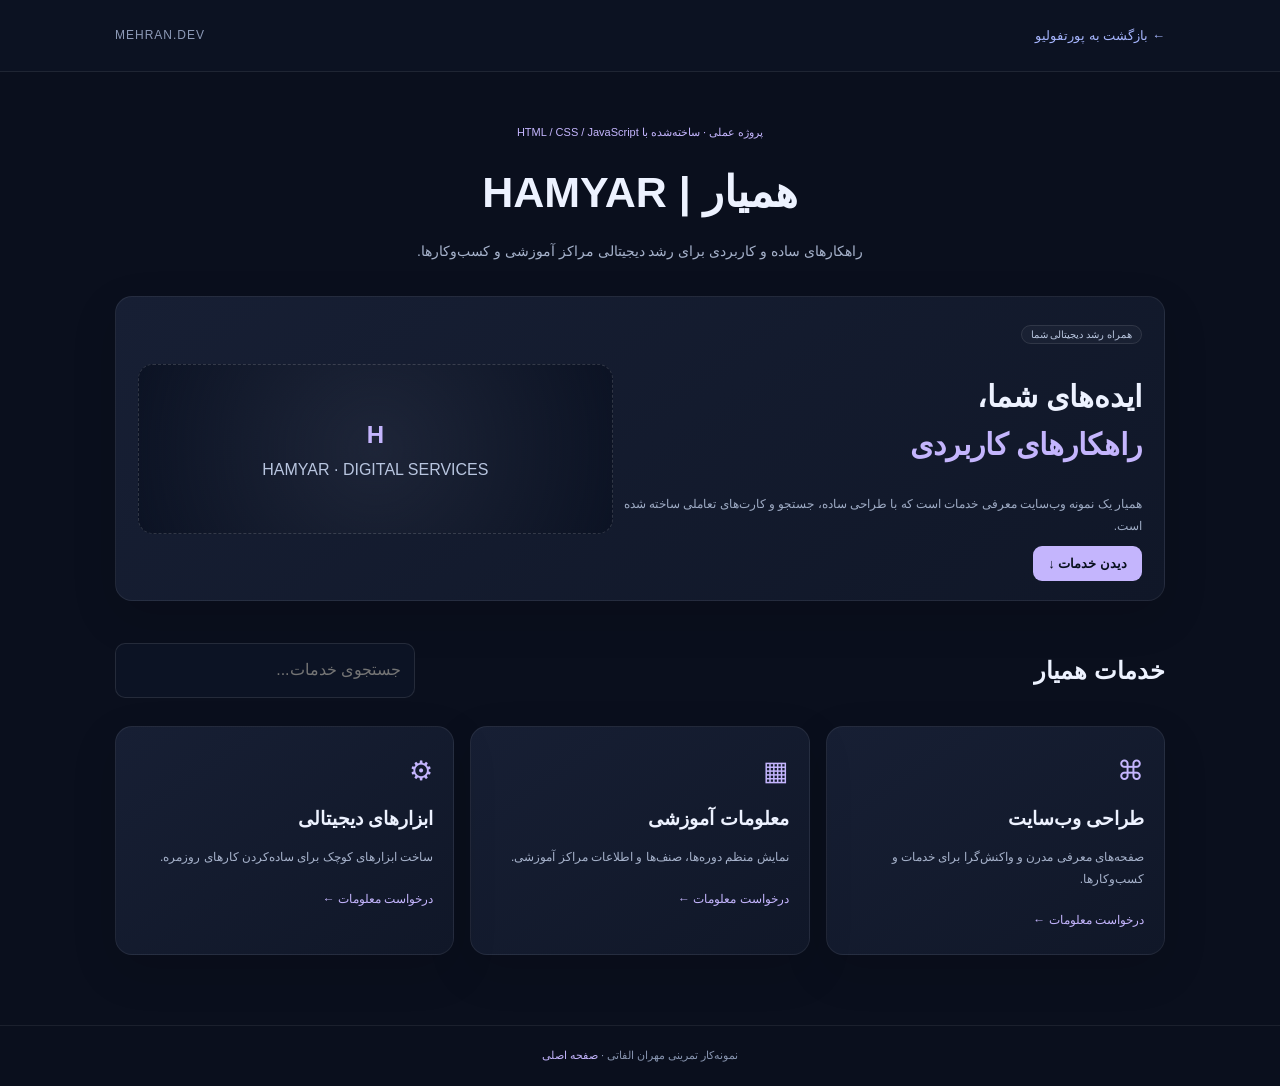
<file: projects/hamyar/index.html>
<!doctype html><html lang="fa" dir="rtl"><head><meta charset="utf-8"><meta name="viewport" content="width=device-width, initial-scale=1"><title>همیار | HAMYAR | مهران الفاتی</title><link rel="stylesheet" href="style.css"></head><body><header class="top"><a class="brand" href="../../index.html">← بازگشت به پورتفولیو</a><span class="brand-name">MEHRAN.DEV</span></header><main class="wrap"><div class="heading"><span class="eyebrow">پروژه عملی · ساخته‌شده با HTML / CSS / JavaScript</span><h1>همیار | HAMYAR</h1><p>راهکارهای ساده و کاربردی برای رشد دیجیتالی مراکز آموزشی و کسب‌وکارها.</p></div>
<div class="card"><div class="row"><div style="flex:1.2"><span class="pill">همراه رشد دیجیتالی شما</span><h2 style="font-size:30px;line-height:1.6">ایده‌های شما،<br><span style="color:#c4b5fd">راهکارهای کاربردی</span></h2><p class="muted">همیار یک نمونه وب‌سایت معرفی خدمات است که با طراحی ساده، جستجو و کارت‌های تعاملی ساخته شده است.</p><a class="btn" href="#services">دیدن خدمات ↓</a></div><div class="mapbox" style="flex:1"><div><strong>H</strong><span>HAMYAR · DIGITAL SERVICES</span></div></div></div></div><div style="display:flex;justify-content:space-between;align-items:center;gap:12px;flex-wrap:wrap;margin:28px 0 14px" id="services"><h2>خدمات همیار</h2><input id="search" placeholder="جستجوی خدمات..." style="max-width:300px"></div><div class="grid" id="servicesGrid"><article class="card service" data-name="طراحی وب‌سایت"><div class="symbol">⌘</div><h3>طراحی وب‌سایت</h3><p>صفحه‌های معرفی مدرن و واکنش‌گرا برای خدمات و کسب‌وکارها.</p><a href="mailto:mehran.ict@gmail.com?subject=طراحی%20وب‌سایت">درخواست معلومات ←</a></article><article class="card service" data-name="معلومات آموزشی"><div class="symbol">▦</div><h3>معلومات آموزشی</h3><p>نمایش منظم دوره‌ها، صنف‌ها و اطلاعات مراکز آموزشی.</p><a href="mailto:mehran.ict@gmail.com?subject=معلومات%20آموزشی">درخواست معلومات ←</a></article><article class="card service" data-name="ابزارهای دیجیتالی"><div class="symbol">⚙</div><h3>ابزارهای دیجیتالی</h3><p>ساخت ابزارهای کوچک برای ساده‌کردن کارهای روزمره.</p><a href="mailto:mehran.ict@gmail.com?subject=ابزارهای%20دیجیتالی">درخواست معلومات ←</a></article></div><p id="noResults" class="empty" style="display:none">خدمتی با این نام پیدا نشد.</p>
</main><footer>نمونه‌کار تمرینی مهران الفاتی · <a href="../../index.html">صفحه اصلی</a></footer><div id="toast" class="toast"></div><script src="script.js"></script></body></html>
</file>
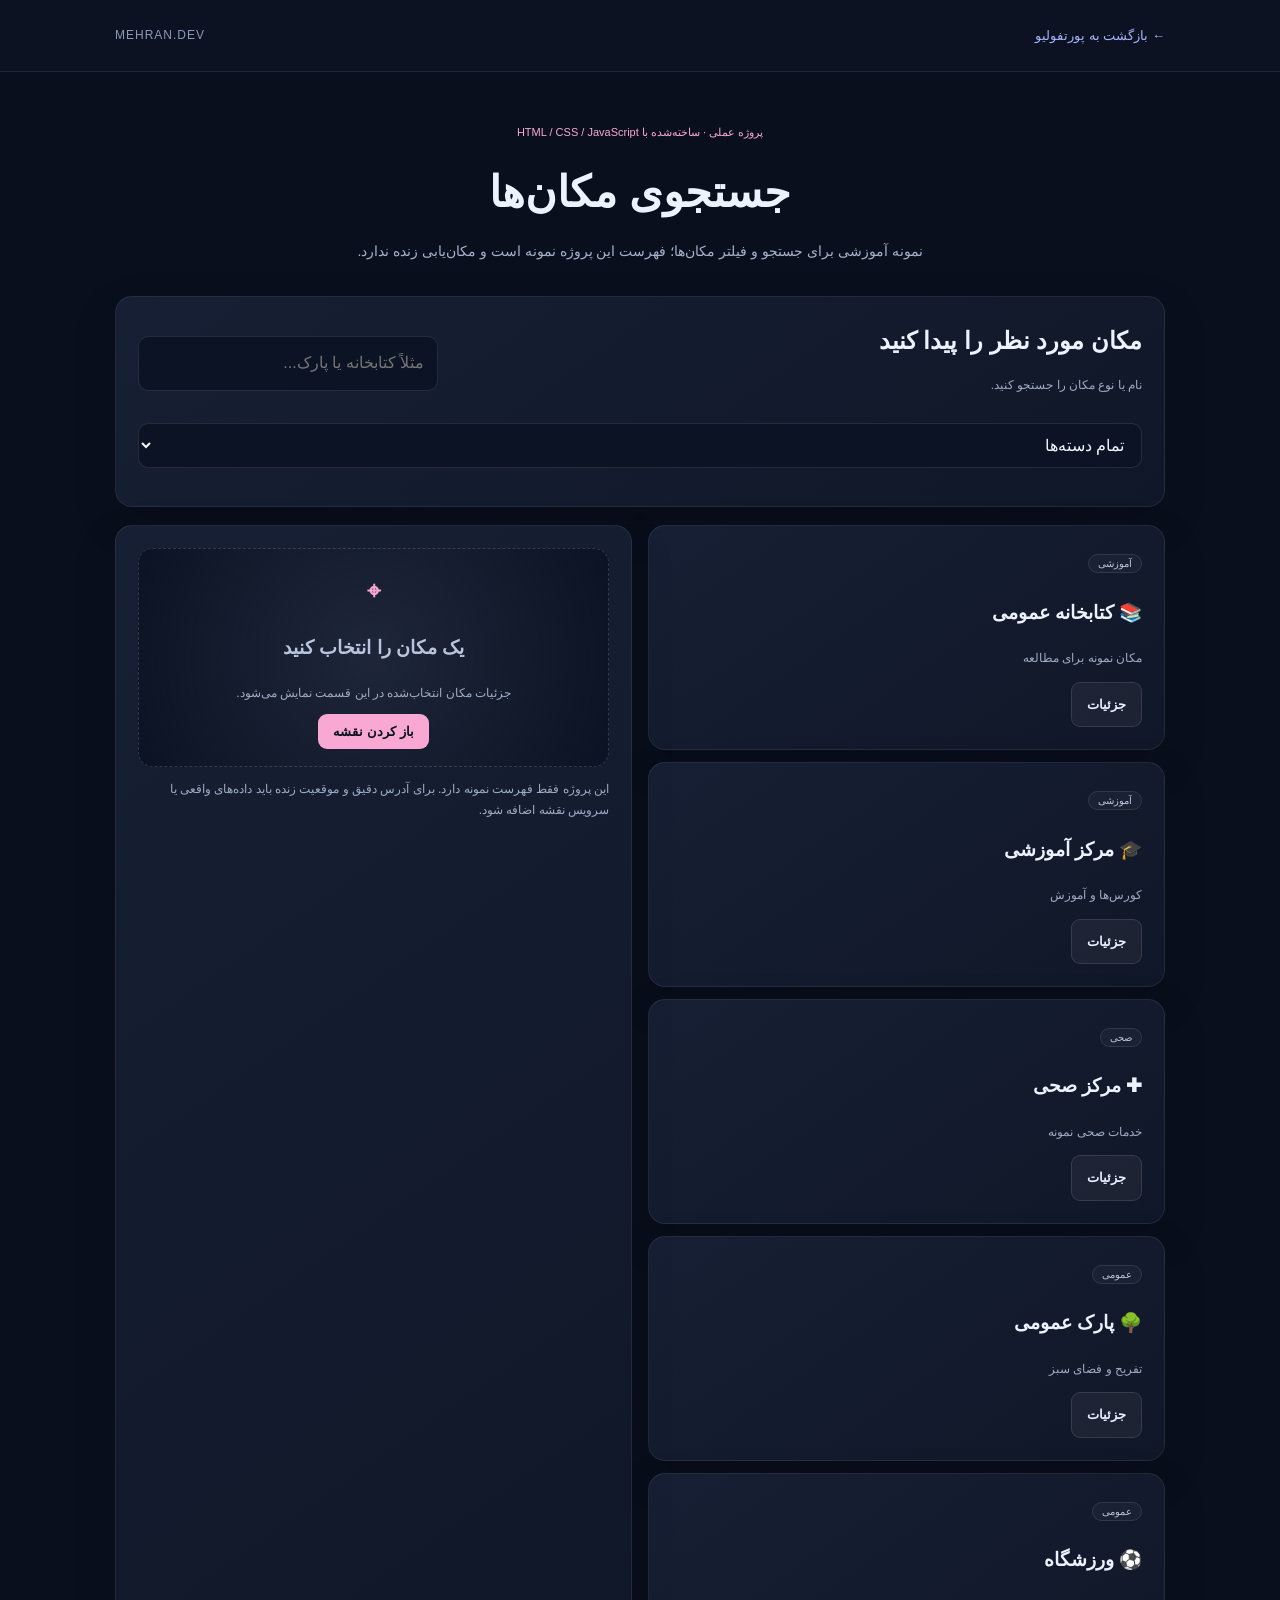
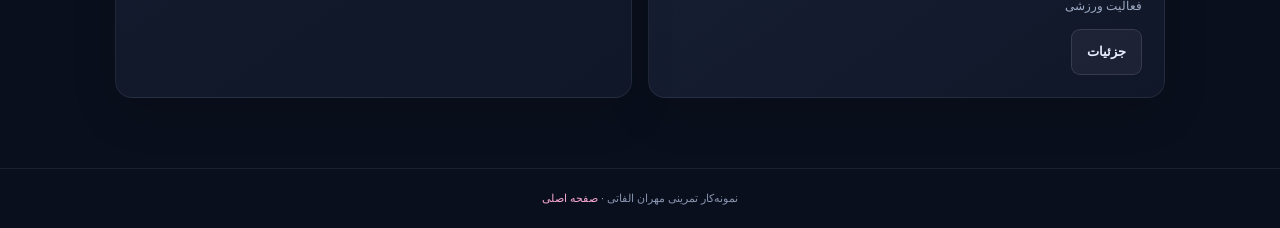
<file: projects/location-finder/index.html>
<!doctype html><html lang="fa" dir="rtl"><head><meta charset="utf-8"><meta name="viewport" content="width=device-width, initial-scale=1"><title>جستجوی مکان‌ها | مهران الفاتی</title><link rel="stylesheet" href="style.css"></head><body><header class="top"><a class="brand" href="../../index.html">← بازگشت به پورتفولیو</a><span class="brand-name">MEHRAN.DEV</span></header><main class="wrap"><div class="heading"><span class="eyebrow">پروژه عملی · ساخته‌شده با HTML / CSS / JavaScript</span><h1>جستجوی مکان‌ها</h1><p>نمونه آموزشی برای جستجو و فیلتر مکان‌ها؛ فهرست این پروژه نمونه است و مکان‌یابی زنده ندارد.</p></div>
<div class="card" style="margin-bottom:18px"><div class="row"><div><h2 style="margin:0">مکان مورد نظر را پیدا کنید</h2><p class="muted">نام یا نوع مکان را جستجو کنید.</p></div><div style="max-width:300px"><input id="search" placeholder="مثلاً کتابخانه یا پارک..."></div></div><div class="toolbar" style="margin-top:15px"><select id="category"><option value="all">تمام دسته‌ها</option><option value="education">آموزشی</option><option value="health">صحی</option><option value="public">عمومی</option></select></div></div><div class="grid" style="grid-template-columns:1fr 1fr"><div id="places" style="display:grid;gap:12px"><article class="card place" data-name="کتابخانه عمومی" data-cat="education" data-info="یک مکان نمونه برای مطالعه و دسترسی به کتاب‌ها."><span class="pill">آموزشی</span><h3>📚 کتابخانه عمومی</h3><p class="muted">مکان نمونه برای مطالعه</p><button class="btn alt details">جزئیات</button></article><article class="card place" data-name="مرکز آموزشی" data-cat="education" data-info="یک مرکز آموزشی نمونه برای یادگیری و کورس‌ها."><span class="pill">آموزشی</span><h3>🎓 مرکز آموزشی</h3><p class="muted">کورس‌ها و آموزش</p><button class="btn alt details">جزئیات</button></article><article class="card place" data-name="مرکز صحی" data-cat="health" data-info="یک مکان نمونه برای خدمات صحی عمومی."><span class="pill">صحی</span><h3>✚ مرکز صحی</h3><p class="muted">خدمات صحی نمونه</p><button class="btn alt details">جزئیات</button></article><article class="card place" data-name="پارک عمومی" data-cat="public" data-info="یک فضای سبز نمونه برای تفریح و قدم‌زدن."><span class="pill">عمومی</span><h3>🌳 پارک عمومی</h3><p class="muted">تفریح و فضای سبز</p><button class="btn alt details">جزئیات</button></article><article class="card place" data-name="ورزشگاه" data-cat="public" data-info="یک مکان نمونه برای فعالیت ورزشی."><span class="pill">عمومی</span><h3>⚽ ورزشگاه</h3><p class="muted">فعالیت ورزشی</p><button class="btn alt details">جزئیات</button></article></div><div class="card"><div class="mapbox"><div><strong id="pin">⌖</strong><h3 id="placeName">یک مکان را انتخاب کنید</h3><p id="placeInfo" class="muted">جزئیات مکان انتخاب‌شده در این قسمت نمایش می‌شود.</p><a id="mapLink" class="btn" href="https://www.google.com/maps" target="_blank" rel="noopener">باز کردن نقشه</a></div></div><p class="muted">این پروژه فقط فهرست نمونه دارد. برای آدرس دقیق و موقعیت زنده باید داده‌های واقعی یا سرویس نقشه اضافه شود.</p></div></div><p id="empty" class="empty" style="display:none">مکانی پیدا نشد.</p>
</main><footer>نمونه‌کار تمرینی مهران الفاتی · <a href="../../index.html">صفحه اصلی</a></footer><div id="toast" class="toast"></div><script src="script.js"></script></body></html>
</file>
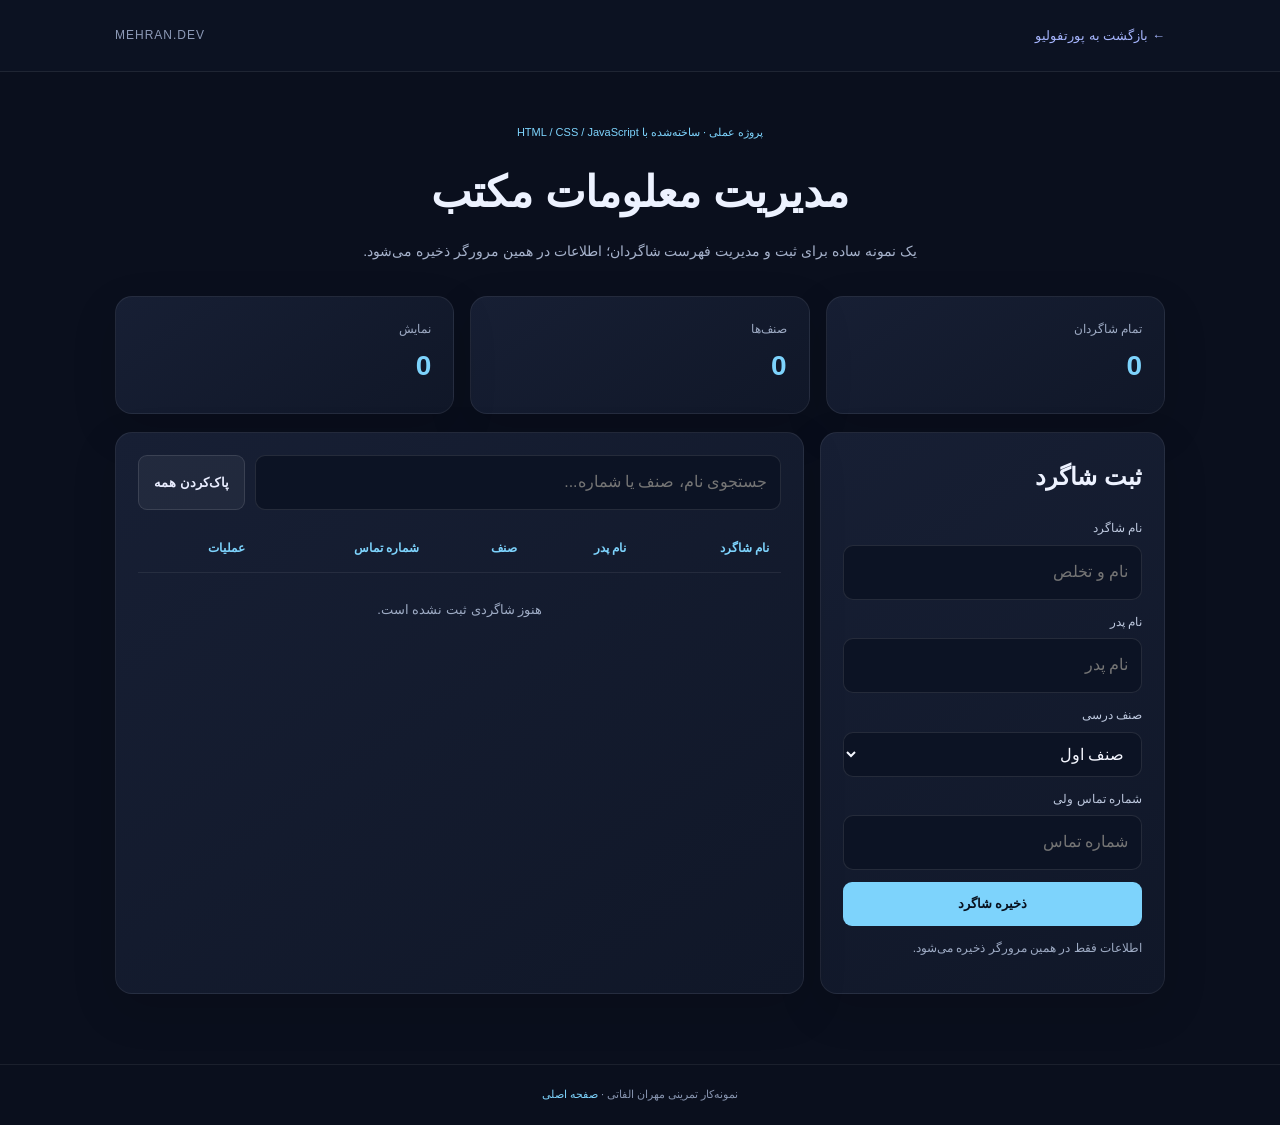
<file: projects/school-management/index.html>
<!doctype html><html lang="fa" dir="rtl"><head><meta charset="utf-8"><meta name="viewport" content="width=device-width, initial-scale=1"><title>مدیریت معلومات مکتب | مهران الفاتی</title><link rel="stylesheet" href="style.css"></head><body><header class="top"><a class="brand" href="../../index.html">← بازگشت به پورتفولیو</a><span class="brand-name">MEHRAN.DEV</span></header><main class="wrap"><div class="heading"><span class="eyebrow">پروژه عملی · ساخته‌شده با HTML / CSS / JavaScript</span><h1>مدیریت معلومات مکتب</h1><p>یک نمونه ساده برای ثبت و مدیریت فهرست شاگردان؛ اطلاعات در همین مرورگر ذخیره می‌شود.</p></div>
<div class="grid" style="grid-template-columns:repeat(3,1fr);margin-bottom:18px"><div class="card"><div class="muted">تمام شاگردان</div><div class="stat" id="total">0</div></div><div class="card"><div class="muted">صنف‌ها</div><div class="stat" id="classes">0</div></div><div class="card"><div class="muted">نمایش</div><div class="stat" id="shown">0</div></div></div><div class="grid" style="grid-template-columns: minmax(240px,.8fr) minmax(0,1.6fr)"><form class="card" id="studentForm"><h2 style="margin-top:0">ثبت شاگرد</h2><div class="field"><label for="name">نام شاگرد</label><input id="name" required placeholder="نام و تخلص"></div><div class="field"><label for="father">نام پدر</label><input id="father" placeholder="نام پدر"></div><div class="field"><label for="className">صنف درسی</label><select id="className"><option>صنف اول</option><option>صنف دوم</option><option>صنف سوم</option><option>صنف چهارم</option><option>صنف پنجم</option><option>صنف ششم</option><option>صنف هفتم</option><option>صنف هشتم</option><option>صنف نهم</option><option>صنف دهم</option><option>صنف یازدهم</option><option>صنف دوازدهم</option></select></div><div class="field"><label for="phone">شماره تماس ولی</label><input id="phone" inputmode="tel" placeholder="شماره تماس"></div><button class="btn" style="width:100%">ذخیره شاگرد</button><p class="muted">اطلاعات فقط در همین مرورگر ذخیره می‌شود.</p></form><div class="card"><div class="toolbar"><input id="search" placeholder="جستجوی نام، صنف یا شماره..."><button class="btn alt" id="clear">پاک‌کردن همه</button></div><div class="table-wrap"><table><thead><tr><th>نام شاگرد</th><th>نام پدر</th><th>صنف</th><th>شماره تماس</th><th>عملیات</th></tr></thead><tbody id="students"></tbody></table></div><div id="empty" class="empty">هنوز شاگردی ثبت نشده است.</div></div></div>
</main><footer>نمونه‌کار تمرینی مهران الفاتی · <a href="../../index.html">صفحه اصلی</a></footer><div id="toast" class="toast"></div><script src="script.js"></script></body></html>
</file>
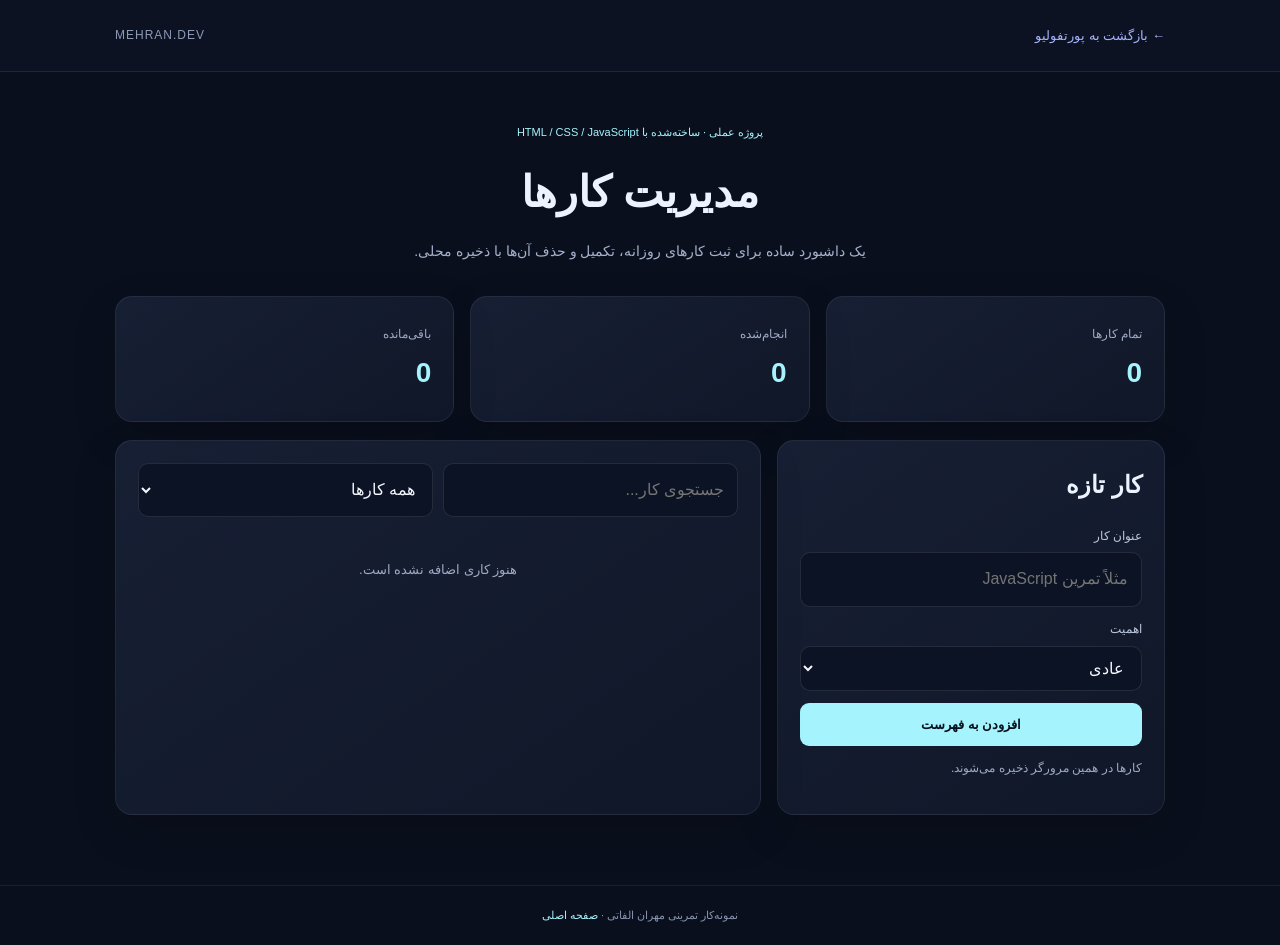
<file: projects/task-dashboard/index.html>
<!doctype html><html lang="fa" dir="rtl"><head><meta charset="utf-8"><meta name="viewport" content="width=device-width, initial-scale=1"><title>مدیریت کارها | مهران الفاتی</title><link rel="stylesheet" href="style.css"></head><body><header class="top"><a class="brand" href="../../index.html">← بازگشت به پورتفولیو</a><span class="brand-name">MEHRAN.DEV</span></header><main class="wrap"><div class="heading"><span class="eyebrow">پروژه عملی · ساخته‌شده با HTML / CSS / JavaScript</span><h1>مدیریت کارها</h1><p>یک داشبورد ساده برای ثبت کارهای روزانه، تکمیل و حذف آن‌ها با ذخیره محلی.</p></div>
<div class="grid" style="grid-template-columns:repeat(3,1fr);margin-bottom:18px"><div class="card"><span class="muted">تمام کارها</span><div class="stat" id="total">0</div></div><div class="card"><span class="muted">انجام‌شده</span><div class="stat" id="done">0</div></div><div class="card"><span class="muted">باقی‌مانده</span><div class="stat" id="pending">0</div></div></div><div class="grid" style="grid-template-columns:minmax(230px,.75fr) minmax(0,1.25fr)"><form class="card" id="form"><h2 style="margin-top:0">کار تازه</h2><div class="field"><label for="task">عنوان کار</label><input id="task" required maxlength="100" placeholder="مثلاً تمرین JavaScript"></div><div class="field"><label for="priority">اهمیت</label><select id="priority"><option>عادی</option><option>مهم</option><option>فوری</option></select></div><button class="btn" style="width:100%">افزودن به فهرست</button><p class="muted">کارها در همین مرورگر ذخیره می‌شوند.</p></form><div class="card"><div class="toolbar"><input id="search" placeholder="جستجوی کار..."><select id="filter"><option value="all">همه کارها</option><option value="pending">باقی‌مانده</option><option value="done">انجام‌شده</option></select></div><div id="tasks"></div><div id="empty" class="empty">هنوز کاری اضافه نشده است.</div></div></div>
</main><footer>نمونه‌کار تمرینی مهران الفاتی · <a href="../../index.html">صفحه اصلی</a></footer><div id="toast" class="toast"></div><script src="script.js"></script></body></html>
</file>
<file: style.css>
/* ============================================================
   PORTFOLIO MEHRAN ULFATI — Complete Redesign
   Theme: Dark + Amber Accent + Editorial Typography
   ============================================================ */

* {
  margin: 0;
  padding: 0;
  box-sizing: border-box;
}

:root {
  /* Backgrounds */
  --bg: #0a0a0f;
  --bg-2: #10101a;
  --surface: rgba(255, 255, 255, 0.035);
  --surface-2: rgba(255, 255, 255, 0.06);
  --surface-3: rgba(255, 255, 255, 0.09);

  /* Borders */
  --line: rgba(255, 255, 255, 0.08);
  --line-2: rgba(255, 255, 255, 0.15);
  --line-amber: rgba(251, 191, 36, 0.35);

  /* Text */
  --ink: #f5f5f7;
  --ink-2: #c9c9d1;
  --muted: #8a8a96;
  --dim: #5a5a66;

  /* Accents */
  --amber: #fbbf24;
  --amber-2: #f59e0b;
  --amber-3: #d97706;
  --violet: #a78bfa;
  --rose: #fb7185;

  /* Gradients */
  --grad-amber: linear-gradient(135deg, #fbbf24, #f59e0b 50%, #d97706);
  --grad-hero: linear-gradient(135deg, #fbbf24, #a78bfa 50%, #fbbf24);

  /* Radius */
  --r-sm: 8px;
  --r: 12px;
  --r-lg: 18px;
  --r-xl: 24px;
  --r-2xl: 32px;

  /* Shadows */
  --sh: 0 12px 32px rgba(0, 0, 0, 0.4);
  --sh-lg: 0 24px 60px rgba(0, 0, 0, 0.6);
  --sh-amber: 0 14px 44px rgba(251, 191, 36, 0.28);

  /* Transition */
  --t: 0.3s cubic-bezier(0.4, 0, 0.2, 1);
}

html {
  scroll-behavior: smooth;
}

body {
  font-family: "Vazirmatn", system-ui, sans-serif;
  background: var(--bg);
  color: var(--ink);
  line-height: 1.75;
  min-height: 100vh;
  overflow-x: hidden;
  font-size: 15px;
  position: relative;
  background-image:
    radial-gradient(
      1000px 600px at 15% -10%,
      rgba(251, 191, 36, 0.08),
      transparent 60%
    ),
    radial-gradient(
      900px 600px at 90% 20%,
      rgba(167, 139, 250, 0.07),
      transparent 60%
    );
}

/* Grain overlay */
.grain {
  position: fixed;
  inset: 0;
  pointer-events: none;
  z-index: 1;
  opacity: 0.35;
  background-image: url("data:image/svg+xml;utf8,<svg xmlns='http://www.w3.org/2000/svg' width='200' height='200'><filter id='n'><feTurbulence type='fractalNoise' baseFrequency='.9' numOctaves='2'/></filter><rect width='200' height='200' filter='url(%23n)' opacity='.35'/></svg>");
  mix-blend-mode: overlay;
}

.wrap {
  max-width: 1240px;
  margin: 0 auto;
  padding: 0 24px;
}
a {
  color: inherit;
  text-decoration: none;
}
img {
  max-width: 100%;
  display: block;
}
button {
  font-family: inherit;
}

/* ============================================================
   HEADER
   ============================================================ */
.site-header {
  position: sticky;
  top: 0;
  z-index: 100;
  background: rgba(10, 10, 15, 0.75);
  backdrop-filter: blur(18px) saturate(140%);
  -webkit-backdrop-filter: blur(18px) saturate(140%);
  border-bottom: 1px solid var(--line);
}
.header-wrap {
  display: flex;
  align-items: center;
  justify-content: space-between;
  height: 76px;
  gap: 24px;
}

.brand {
  display: flex;
  align-items: center;
  gap: 14px;
  flex-shrink: 0;
}
.brand-mark {
  width: 46px;
  height: 46px;
  border-radius: 12px;
  background: var(--grad-amber);
  display: grid;
  place-items: center;
  color: #0a0a0f;
  font-weight: 900;
  font-size: 22px;
  font-family: "Space Grotesk", sans-serif;
  box-shadow: 0 8px 24px rgba(251, 191, 36, 0.3);
}
.brand-text {
  display: flex;
  flex-direction: column;
  line-height: 1.15;
}
.brand-fa {
  font-size: 16px;
  font-weight: 700;
}
.brand-en {
  font-size: 10px;
  font-weight: 700;
  letter-spacing: 3px;
  color: var(--muted);
  font-family: "Space Grotesk", sans-serif;
  margin-top: 2px;
}

.main-nav {
  display: flex;
  gap: 4px;
}
.nav-item {
  padding: 9px 16px;
  border-radius: var(--r);
  font-size: 14px;
  color: var(--ink-2);
  font-weight: 500;
  transition: var(--t);
  position: relative;
}
.nav-item:hover {
  color: #fff;
  background: var(--surface-2);
}
.nav-item.active {
  color: var(--amber);
  font-weight: 600;
  background: rgba(251, 191, 36, 0.1);
}

.menu-toggle {
  display: none;
  background: none;
  border: 0;
  cursor: pointer;
  flex-direction: column;
  gap: 5px;
  padding: 8px;
}
.menu-toggle span {
  width: 24px;
  height: 2px;
  background: var(--ink);
  border-radius: 2px;
  transition: var(--t);
}
.menu-toggle.active span:nth-child(1) {
  transform: translateY(7px) rotate(45deg);
}
.menu-toggle.active span:nth-child(2) {
  opacity: 0;
}
.menu-toggle.active span:nth-child(3) {
  transform: translateY(-7px) rotate(-45deg);
}

/* ============================================================
   HERO
   ============================================================ */
.hero {
  padding: 80px 0 0;
}
.hero-wrap {
  display: grid;
  grid-template-columns: 1.1fr 1fr;
  gap: 60px;
  align-items: center;
  padding-bottom: 70px;
}

.hero-tag {
  display: inline-flex;
  align-items: center;
  gap: 10px;
  padding: 7px 16px;
  border-radius: var(--r-full);
  background: rgba(251, 191, 36, 0.08);
  border: 1px solid var(--line-amber);
  color: var(--amber);
  font-size: 13px;
  font-weight: 600;
  margin-bottom: 26px;
}
.tag-dot {
  width: 7px;
  height: 7px;
  border-radius: 50%;
  background: #22c55e;
  box-shadow: 0 0 10px #22c55e;
  position: relative;
}
.tag-dot::after {
  content: "";
  position: absolute;
  inset: -4px;
  border-radius: 50%;
  border: 1px solid #22c55e;
  animation: ping 1.6s infinite;
}
@keyframes ping {
  0% {
    transform: scale(0.5);
    opacity: 1;
  }
  100% {
    transform: scale(1.8);
    opacity: 0;
  }
}

.hero-h1 {
  font-size: clamp(32px, 4.2vw, 54px);
  font-weight: 900;
  line-height: 1.18;
  letter-spacing: -1px;
  margin-bottom: 22px;
}
.hero-name {
  background: var(--grad-hero);
  background-size: 220% 220%;
  -webkit-background-clip: text;
  background-clip: text;
  -webkit-text-fill-color: transparent;
  animation: gradShift 6s ease infinite;
}
@keyframes gradShift {
  0%,
  100% {
    background-position: 0% 50%;
  }
  50% {
    background-position: 100% 50%;
  }
}

.hero-role {
  font-size: 17px;
  font-weight: 600;
  color: var(--amber);
  margin-bottom: 20px;
  min-height: 28px;
}
.role-cursor {
  color: var(--amber);
  font-weight: 300;
  animation: blink 1s steps(2) infinite;
}
@keyframes blink {
  0%,
  50% {
    opacity: 1;
  }
  51%,
  100% {
    opacity: 0;
  }
}

.hero-bio {
  color: var(--ink-2);
  font-size: 15.5px;
  line-height: 2;
  max-width: 540px;
  margin-bottom: 32px;
}

.hero-cta {
  display: flex;
  flex-wrap: wrap;
  gap: 12px;
  margin-bottom: 40px;
}

.hero-social {
  display: flex;
  gap: 10px;
  padding-top: 28px;
  border-top: 1px solid var(--line);
}
.social-link {
  width: 44px;
  height: 44px;
  border-radius: 12px;
  background: var(--surface);
  border: 1px solid var(--line);
  display: grid;
  place-items: center;
  font-size: 18px;
  transition: var(--t);
}
.social-link:hover {
  background: rgba(251, 191, 36, 0.12);
  border-color: var(--line-amber);
  color: var(--amber);
  transform: translateY(-4px);
}

/* Hero right — photo stage */
.hero-right {
  position: relative;
}
.photo-stage {
  position: relative;
  display: flex;
  justify-content: center;
  align-items: center;
  min-height: 480px;
}
.stage-grid {
  position: absolute;
  inset: 0;
  background-image:
    linear-gradient(rgba(251, 191, 36, 0.06) 1px, transparent 1px),
    linear-gradient(90deg, rgba(251, 191, 36, 0.06) 1px, transparent 1px);
  background-size: 50px 50px;
  mask-image: radial-gradient(circle at center, #000 40%, transparent 75%);
  -webkit-mask-image: radial-gradient(
    circle at center,
    #000 40%,
    transparent 75%
  );
  pointer-events: none;
}
.stage-frame {
  position: relative;
  width: 340px;
  height: 400px;
  border-radius: 24px;
  background: linear-gradient(145deg, #181828, #0a0a0f);
  border: 1px solid var(--line-2);
  padding: 12px;
  overflow: hidden;
  box-shadow:
    0 40px 90px rgba(0, 0, 0, 0.6),
    0 0 80px rgba(251, 191, 36, 0.12),
    inset 0 1px 0 rgba(255, 255, 255, 0.06);
}
.stage-frame img {
  width: 100%;
  height: 100%;
  object-fit: cover;
  border-radius: 16px;
  filter: contrast(1.05) saturate(1.05);
}
.photo-fallback {
  width: 100%;
  height: 100%;
  border-radius: 16px;
  background: var(--grad-amber);
  display: grid;
  place-items: center;
  color: #0a0a0f;
  font-weight: 900;
  font-size: 80px;
  font-family: "Space Grotesk", sans-serif;
}

.corner {
  position: absolute;
  width: 26px;
  height: 26px;
  border: 2px solid var(--amber);
  z-index: 3;
}
.corner-tl {
  top: 8px;
  right: 8px;
  border-left: 0;
  border-bottom: 0;
  border-radius: 0 12px 0 0;
}
.corner-tr {
  top: 8px;
  left: 8px;
  border-right: 0;
  border-bottom: 0;
  border-radius: 12px 0 0 0;
}
.corner-bl {
  bottom: 8px;
  right: 8px;
  border-left: 0;
  border-top: 0;
  border-radius: 0 0 12px 0;
}
.corner-br {
  bottom: 8px;
  left: 8px;
  border-right: 0;
  border-top: 0;
  border-radius: 0 0 0 12px;
}

.stage-badge {
  position: absolute;
  padding: 8px 16px;
  border-radius: var(--r-full);
  font-size: 12.5px;
  font-weight: 600;
  background: rgba(10, 10, 15, 0.95);
  border: 1px solid var(--line-2);
  color: var(--amber);
  backdrop-filter: blur(10px);
  box-shadow: 0 8px 24px rgba(0, 0, 0, 0.5);
  font-family: "Space Grotesk", sans-serif;
  letter-spacing: 0.5px;
  z-index: 4;
}
.badge-1 {
  top: 6%;
  right: -8%;
  animation: float 3.5s ease-in-out infinite;
}
.badge-2 {
  top: 40%;
  left: -10%;
  animation: float 4s ease-in-out infinite 0.6s;
}
.badge-3 {
  bottom: 22%;
  right: -9%;
  animation: float 3.8s ease-in-out infinite 1.2s;
}
.badge-4 {
  bottom: 6%;
  left: -4%;
  animation: float 4.2s ease-in-out infinite 1.8s;
}
@keyframes float {
  0%,
  100% {
    transform: translateY(0);
  }
  50% {
    transform: translateY(-14px);
  }
}

/* Marquee */
.hero-marquee {
  border-top: 1px solid var(--line);
  border-bottom: 1px solid var(--line);
  background: rgba(16, 16, 26, 0.5);
  padding: 16px 0;
  overflow: hidden;
}
.marquee-track {
  display: flex;
  gap: 26px;
  white-space: nowrap;
  animation: scroll 30s linear infinite;
}
.marquee-track span {
  font-family: "Space Grotesk", sans-serif;
  font-size: 15px;
  font-weight: 600;
  color: var(--muted);
  letter-spacing: 2px;
  text-transform: uppercase;
}
.marquee-track span:nth-child(odd) {
  color: var(--amber);
}
@keyframes scroll {
  0% {
    transform: translateX(0);
  }
  100% {
    transform: translateX(50%);
  }
}

/* ============================================================
   SECTIONS
   ============================================================ */
.block {
  padding: 90px 0;
}
.sec-head {
  text-align: center;
  margin-bottom: 56px;
}
.sec-label {
  display: inline-block;
  font-size: 12px;
  font-weight: 600;
  color: var(--amber);
  letter-spacing: 3px;
  text-transform: uppercase;
  padding: 6px 16px;
  border: 1px solid var(--line-amber);
  border-radius: var(--r-full);
  margin-bottom: 18px;
  font-family: "Space Grotesk", sans-serif;
}
.sec-title {
  font-size: clamp(26px, 3.2vw, 40px);
  font-weight: 800;
  line-height: 1.25;
  letter-spacing: -0.6px;
}
.page-title {
  font-size: clamp(30px, 3.8vw, 46px);
  font-weight: 900;
  line-height: 1.2;
  letter-spacing: -1px;
  margin-bottom: 12px;
}
.sec-lead {
  color: var(--muted);
  font-size: 15.5px;
  max-width: 620px;
  margin: 12px auto 0;
}

/* ============================================================
   BUTTONS
   ============================================================ */
.btn-main {
  display: inline-flex;
  align-items: center;
  gap: 10px;
  padding: 14px 30px;
  border-radius: var(--r);
  background: var(--grad-amber);
  color: #0a0a0f;
  font-weight: 700;
  font-size: 14.5px;
  border: 0;
  cursor: pointer;
  transition: var(--t);
  box-shadow: 0 10px 30px rgba(251, 191, 36, 0.3);
  position: relative;
  overflow: hidden;
}
.btn-main::before {
  content: "";
  position: absolute;
  inset: 0;
  background: linear-gradient(
    90deg,
    transparent,
    rgba(255, 255, 255, 0.4),
    transparent
  );
  transform: translateX(-100%);
  transition: 0.6s;
}
.btn-main:hover::before {
  transform: translateX(100%);
}
.btn-main:hover {
  transform: translateY(-3px);
  box-shadow: 0 16px 44px rgba(251, 191, 36, 0.5);
}
.btn-main svg {
  position: relative;
  z-index: 1;
}
.btn-main span {
  position: relative;
  z-index: 1;
}

.btn-soft {
  display: inline-flex;
  align-items: center;
  gap: 10px;
  padding: 13px 28px;
  border-radius: var(--r);
  background: transparent;
  color: var(--ink);
  border: 1px solid var(--line-2);
  font-weight: 600;
  font-size: 14.5px;
  cursor: pointer;
  transition: var(--t);
}
.btn-soft:hover {
  border-color: var(--amber);
  color: var(--amber);
  background: rgba(251, 191, 36, 0.06);
  transform: translateY(-3px);
}

.btn-full {
  width: 100%;
  justify-content: center;
}

/* ============================================================
   STATS
   ============================================================ */
.stats-row {
  display: grid;
  grid-template-columns: repeat(4, 1fr);
  gap: 20px;
}
.stat-cell {
  padding: 34px 24px;
  border-radius: var(--r-lg);
  background: var(--surface);
  border: 1px solid var(--line);
  text-align: center;
  transition: var(--t);
  position: relative;
  overflow: hidden;
}
.stat-cell::before {
  content: "";
  position: absolute;
  top: 0;
  left: 0;
  right: 0;
  height: 2px;
  background: var(--grad-amber);
  opacity: 0;
  transition: var(--t);
}
.stat-cell:hover {
  transform: translateY(-6px);
  border-color: var(--line-amber);
  background: var(--surface-2);
  box-shadow: 0 20px 50px rgba(251, 191, 36, 0.1);
}
.stat-cell:hover::before {
  opacity: 1;
}
.stat-num {
  font-family: "Space Grotesk", sans-serif;
  font-size: 44px;
  font-weight: 700;
  color: var(--amber);
  line-height: 1;
  letter-spacing: -1px;
}
.stat-label {
  margin-top: 12px;
  font-size: 13.5px;
  color: var(--muted);
  font-weight: 500;
}

/* ============================================================
   INTRO
   ============================================================ */
.intro-layout {
  display: grid;
  grid-template-columns: 1.7fr 1fr;
  gap: 32px;
  align-items: start;
}
.intro-big {
  padding: 40px;
  border-radius: var(--r-xl);
  background: var(--surface);
  border: 1px solid var(--line);
}
.intro-lead {
  font-size: 22px;
  line-height: 1.6;
  font-weight: 500;
  color: #fff;
  margin-bottom: 22px;
}
.accent {
  color: var(--amber);
  font-weight: 700;
}
.intro-big p {
  color: var(--ink-2);
  font-size: 15px;
  line-height: 2;
  margin-bottom: 16px;
}
.intro-big .btn-soft {
  margin-top: 12px;
}

.intro-side {
  display: flex;
  flex-direction: column;
  gap: 16px;
}
.fact-card {
  padding: 24px;
  border-radius: var(--r-lg);
  background: var(--surface);
  border: 1px solid var(--line);
  display: flex;
  gap: 16px;
  align-items: center;
  transition: var(--t);
}
.fact-card:hover {
  border-color: var(--line-amber);
  background: var(--surface-2);
  transform: translateX(-6px);
}
.fact-icon {
  font-size: 26px;
}
.fact-card b {
  display: block;
  font-size: 12.5px;
  color: var(--muted);
  margin-bottom: 4px;
  font-weight: 500;
}
.fact-card p {
  font-size: 15px;
  font-weight: 600;
  color: #fff;
}

/* ============================================================
   SKILL BARS
   ============================================================ */
.skills-bars {
  display: grid;
  grid-template-columns: 1fr 1fr;
  gap: 26px 44px;
  max-width: 920px;
  margin: 0 auto;
}

.skill-meta {
  display: flex;
  justify-content: space-between;
  margin-bottom: 10px;
  font-size: 14px;
  font-weight: 600;
}
.skill-meta span:last-child {
  color: var(--amber);
}
.skill-track {
  height: 8px;
  background: rgba(255, 255, 255, 0.06);
  border-radius: 100px;
  overflow: hidden;
  position: relative;
}
.skill-fill {
  height: 100%;
  width: 0;
  background: var(--grad-amber);
  border-radius: 100px;
  transition: width 1.4s cubic-bezier(0.2, 0.8, 0.2, 1);
  position: relative;
  overflow: hidden;
}
.skill-fill::after {
  content: "";
  position: absolute;
  inset: 0;
  background: linear-gradient(
    90deg,
    transparent,
    rgba(255, 255, 255, 0.5),
    transparent
  );
  animation: shine 2.5s infinite;
}
@keyframes shine {
  0% {
    transform: translateX(-100%);
  }
  100% {
    transform: translateX(100%);
  }
}

/* ============================================================
   PROJECTS GRID
   ============================================================ */
.proj-grid {
  display: grid;
  grid-template-columns: repeat(auto-fit, minmax(300px, 1fr));
  gap: 22px;
}
.proj-card {
  border-radius: var(--r-xl);
  background: var(--surface);
  border: 1px solid var(--line);
  overflow: hidden;
  transition: var(--t);
  display: flex;
  flex-direction: column;
}
.proj-card:hover {
  transform: translateY(-8px);
  border-color: var(--line-amber);
  box-shadow: 0 30px 70px rgba(251, 191, 36, 0.12);
}
.proj-cover {
  height: 180px;
  display: flex;
  align-items: center;
  justify-content: center;
  position: relative;
  overflow: hidden;
}
.proj-cover::after {
  content: "";
  position: absolute;
  inset: 0;
  background: radial-gradient(
    circle at 30% 30%,
    rgba(255, 255, 255, 0.06),
    transparent 60%
  );
  pointer-events: none;
}
.cover-1 {
  background: linear-gradient(135deg, #fbbf24, #f59e0b);
}
.cover-2 {
  background: linear-gradient(135deg, #a78bfa, #7c3aed);
}
.cover-3 {
  background: linear-gradient(135deg, #38bdf8, #0284c7);
}
.cover-4 {
  background: linear-gradient(135deg, #f472b6, #db2777);
}
.cover-5 {
  background: linear-gradient(135deg, #34d399, #059669);
}
.cover-6 {
  background: linear-gradient(135deg, #fb7185, #e11d48);
}

.proj-icon {
  font-size: 64px;
  filter: drop-shadow(0 8px 20px rgba(0, 0, 0, 0.3));
  transition: var(--t);
  position: relative;
  z-index: 1;
}
.proj-card:hover .proj-icon {
  transform: scale(1.15) rotate(-8deg);
}
.proj-num {
  position: absolute;
  top: 16px;
  left: 20px;
  font-family: "Space Grotesk", sans-serif;
  font-size: 26px;
  font-weight: 700;
  color: rgba(0, 0, 0, 0.25);
  z-index: 2;
}

.proj-body {
  padding: 26px;
}
.proj-body h3 {
  font-size: 18px;
  font-weight: 700;
  margin-bottom: 10px;
}
.proj-body p {
  color: var(--muted);
  font-size: 14px;
  line-height: 1.85;
  margin-bottom: 16px;
}
.proj-tags {
  display: flex;
  gap: 6px;
  flex-wrap: wrap;
  margin-bottom: 18px;
}
.proj-tags span {
  font-size: 11px;
  padding: 4px 12px;
  border-radius: 100px;
  background: rgba(251, 191, 36, 0.1);
  color: var(--amber);
  border: 1px solid rgba(251, 191, 36, 0.2);
  font-weight: 600;
  font-family: "Space Grotesk", sans-serif;
  letter-spacing: 0.5px;
}
.proj-link {
  display: inline-flex;
  align-items: center;
  gap: 8px;
  font-size: 14px;
  font-weight: 600;
  color: var(--amber);
  transition: var(--t);
}
.proj-link span {
  transition: var(--t);
  display: inline-block;
}
.proj-link:hover {
  gap: 12px;
}
.proj-link:hover span {
  transform: translate(3px, -3px);
}

.see-all {
  text-align: center;
  margin-top: 44px;
}

/* ============================================================
   ABOUT
   ============================================================ */
.about-layout {
  display: grid;
  grid-template-columns: 1.6fr 1fr;
  gap: 32px;
  align-items: start;
}
.about-main {
  padding: 42px;
  border-radius: var(--r-xl);
  background: var(--surface);
  border: 1px solid var(--line);
}
.about-main h2 {
  font-size: 26px;
  font-weight: 800;
  margin-bottom: 6px;
}
.about-role {
  color: var(--amber);
  font-size: 13.5px;
  font-weight: 600;
  letter-spacing: 1.5px;
  text-transform: uppercase;
  margin-bottom: 24px;
  font-family: "Space Grotesk", sans-serif;
}
.about-main p {
  color: var(--ink-2);
  font-size: 15px;
  line-height: 2;
  margin-bottom: 16px;
}
.about-h3 {
  font-size: 18px;
  font-weight: 700;
  color: var(--amber);
  margin: 28px 0 16px;
}
.interest-tags {
  display: flex;
  flex-wrap: wrap;
  gap: 10px;
}
.interest-tags span {
  padding: 9px 16px;
  border-radius: var(--r-full);
  background: var(--surface-2);
  border: 1px solid var(--line);
  font-size: 13.5px;
  transition: var(--t);
  cursor: default;
}
.interest-tags span:hover {
  border-color: var(--line-amber);
  background: rgba(251, 191, 36, 0.08);
  transform: translateY(-3px);
}
.goal-list {
  list-style: none;
  display: flex;
  flex-direction: column;
  gap: 10px;
}
.goal-list li {
  padding: 12px 16px 12px 40px;
  border-radius: var(--r);
  background: var(--surface);
  border: 1px solid var(--line);
  font-size: 14px;
  color: var(--ink-2);
  position: relative;
  transition: var(--t);
}
.goal-list li::before {
  content: "✓";
  position: absolute;
  right: 14px;
  top: 50%;
  transform: translateY(-50%);
  color: var(--amber);
  font-weight: 900;
  font-size: 16px;
}
.goal-list li:hover {
  border-color: var(--line-amber);
  background: rgba(251, 191, 36, 0.04);
  transform: translateX(-4px);
}

.about-aside {
  display: flex;
  flex-direction: column;
  gap: 18px;
}
.info-block {
  padding: 26px;
  border-radius: var(--r-lg);
  background: var(--surface);
  border: 1px solid var(--line);
}
.info-block h4 {
  font-size: 14px;
  font-weight: 700;
  color: var(--amber);
  letter-spacing: 1.5px;
  text-transform: uppercase;
  margin-bottom: 18px;
  padding-bottom: 14px;
  border-bottom: 1px solid var(--line);
  font-family: "Space Grotesk", sans-serif;
}
.info-line {
  padding: 9px 0;
  font-size: 14px;
  color: var(--ink-2);
  border-bottom: 1px dashed var(--line);
  display: flex;
  justify-content: space-between;
  gap: 8px;
}
.info-line:last-child {
  border: 0;
}
.info-line b {
  color: var(--muted);
  font-weight: 500;
  font-size: 13px;
}
.info-line a {
  color: var(--amber);
}

.mini-bars {
  display: flex;
  flex-direction: column;
  gap: 16px;
}
.mini-label {
  display: flex;
  justify-content: space-between;
  font-size: 13px;
  margin-bottom: 7px;
  font-weight: 600;
}
.mini-label span:last-child {
  color: var(--amber);
}
.mini-track {
  height: 6px;
  background: rgba(255, 255, 255, 0.06);
  border-radius: 100px;
  overflow: hidden;
}
.mini-fill {
  height: 100%;
  width: 0;
  background: var(--grad-amber);
  border-radius: 100px;
  transition: width 1.3s cubic-bezier(0.2, 0.8, 0.2, 1);
}

/* ============================================================
   SKILLS TAB
   ============================================================ */
.skills-grid {
  display: grid;
  grid-template-columns: repeat(auto-fit, minmax(280px, 1fr));
  gap: 20px;
}
.skill-card {
  padding: 30px;
  border-radius: var(--r-xl);
  background: var(--surface);
  border: 1px solid var(--line);
  transition: var(--t);
  position: relative;
  overflow: hidden;
}
.skill-card::before {
  content: "";
  position: absolute;
  top: 0;
  left: 0;
  right: 0;
  height: 2px;
  background: var(--grad-amber);
  transform: scaleX(0);
  transform-origin: right;
  transition: transform 0.4s;
}
.skill-card:hover {
  transform: translateY(-6px);
  border-color: var(--line-amber);
  background: var(--surface-2);
  box-shadow: 0 22px 55px rgba(251, 191, 36, 0.1);
}
.skill-card:hover::before {
  transform: scaleX(1);
}
.skill-icon {
  font-size: 38px;
  margin-bottom: 14px;
  display: inline-block;
  transition: var(--t);
  filter: drop-shadow(0 0 12px rgba(251, 191, 36, 0.35));
}
.skill-card:hover .skill-icon {
  transform: scale(1.15) rotate(-8deg);
}
.skill-card h3 {
  font-size: 19px;
  font-weight: 700;
  margin-bottom: 8px;
}
.skill-card p {
  color: var(--muted);
  font-size: 13.5px;
  line-height: 1.85;
  margin-bottom: 18px;
}
.skill-tag {
  display: inline-block;
  margin-top: 12px;
  padding: 5px 14px;
  border-radius: 100px;
  background: rgba(251, 191, 36, 0.1);
  border: 1px solid var(--line-amber);
  color: var(--amber);
  font-size: 12px;
  font-weight: 600;
}

/* ============================================================
   CONTACT
   ============================================================ */
.contact-layout {
  display: grid;
  grid-template-columns: 1fr 1.3fr;
  gap: 24px;
  align-items: start;
}
.contact-items {
  display: flex;
  flex-direction: column;
  gap: 14px;
}
.contact-item {
  display: flex;
  align-items: center;
  gap: 18px;
  padding: 22px 24px;
  border-radius: var(--r-lg);
  background: var(--surface);
  border: 1px solid var(--line);
  transition: var(--t);
  position: relative;
  overflow: hidden;
}
.contact-item::before {
  content: "";
  position: absolute;
  inset: 0;
  background: linear-gradient(
    90deg,
    transparent,
    rgba(251, 191, 36, 0.06),
    transparent
  );
  transform: translateX(-100%);
  transition: 0.6s;
}
.contact-item:hover::before {
  transform: translateX(100%);
}
.contact-item:hover {
  transform: translateY(-4px);
  border-color: var(--line-amber);
  background: var(--surface-2);
  box-shadow: 0 18px 45px rgba(251, 191, 36, 0.1);
}
.ci-icon {
  width: 52px;
  height: 52px;
  border-radius: 14px;
  background: rgba(251, 191, 36, 0.1);
  border: 1px solid var(--line-amber);
  color: var(--amber);
  display: grid;
  place-items: center;
  font-size: 22px;
  flex-shrink: 0;
  position: relative;
  z-index: 1;
}
.ci-body {
  flex: 1;
  position: relative;
  z-index: 1;
}
.ci-body h4 {
  font-size: 15px;
  font-weight: 700;
  margin-bottom: 4px;
}
.ci-body p {
  color: var(--muted);
  font-size: 13.5px;
}
.ci-arrow {
  color: var(--muted);
  font-size: 20px;
  transition: var(--t);
  position: relative;
  z-index: 1;
}
.contact-item:hover .ci-arrow {
  color: var(--amber);
  transform: translateX(-6px);
}

.contact-form {
  padding: 36px;
  border-radius: var(--r-xl);
  background: var(--surface);
  border: 1px solid var(--line);
}
.contact-form h3 {
  font-size: 20px;
  font-weight: 700;
  margin-bottom: 8px;
  color: var(--amber);
}
.form-note {
  color: var(--muted);
  font-size: 13px;
  margin-bottom: 24px;
  padding-bottom: 20px;
  border-bottom: 1px solid var(--line);
}

.field {
  margin-bottom: 18px;
}
.field label {
  display: block;
  font-size: 13.5px;
  color: var(--ink-2);
  margin-bottom: 8px;
  font-weight: 500;
}
.field input,
.field textarea {
  width: 100%;
  padding: 13px 16px;
  border-radius: var(--r);
  border: 1px solid var(--line);
  background: rgba(0, 0, 0, 0.3);
  color: #fff;
  font-family: inherit;
  font-size: 14.5px;
  transition: var(--t);
}
.field input:focus,
.field textarea:focus {
  outline: none;
  border-color: var(--amber);
  box-shadow: 0 0 0 4px rgba(251, 191, 36, 0.1);
}
.field textarea {
  resize: vertical;
  min-height: 120px;
  line-height: 1.8;
}

.form-msg {
  margin-top: 16px;
  font-size: 13.5px;
  color: var(--amber);
  min-height: 20px;
  text-align: center;
}

/* ============================================================
   TAB PANELS
   ============================================================ */
.tab {
  display: none;
  animation: fadeIn 0.5s ease;
}
.tab.active {
  display: block;
}
@keyframes fadeIn {
  from {
    opacity: 0;
    transform: translateY(14px);
  }
  to {
    opacity: 1;
    transform: none;
  }
}

/* ============================================================
   FOOTER
   ============================================================ */
.site-footer {
  margin-top: 60px;
  border-top: 1px solid var(--line);
  background: linear-gradient(180deg, transparent, rgba(16, 16, 26, 0.4));
}
.footer-wrap {
  display: grid;
  grid-template-columns: 1fr 1fr 1fr;
  gap: 40px;
  padding: 50px 24px 40px;
  align-items: start;
}
.footer-brand {
  display: flex;
  align-items: center;
  gap: 14px;
}
.footer-name {
  font-size: 16px;
  font-weight: 700;
}
.footer-en {
  font-family: "Space Grotesk", sans-serif;
  font-size: 10px;
  font-weight: 700;
  letter-spacing: 3px;
  color: var(--muted);
  margin-top: 2px;
}
.footer-links {
  display: flex;
  flex-wrap: wrap;
  gap: 8px 24px;
}
.footer-links a {
  color: var(--muted);
  font-size: 14px;
  transition: var(--t);
}
.footer-links a:hover {
  color: var(--amber);
}
.footer-contact {
  display: flex;
  flex-direction: column;
  gap: 6px;
  text-align: left;
}
.footer-contact a {
  color: var(--muted);
  font-size: 13.5px;
  transition: var(--t);
}
.footer-contact a:hover {
  color: var(--amber);
}
.footer-end {
  text-align: center;
  padding: 24px;
  border-top: 1px solid var(--line);
  color: var(--dim);
  font-size: 13px;
}

/* ============================================================
   TOAST
   ============================================================ */
.toast {
  position: fixed;
  bottom: 30px;
  left: 50%;
  transform: translate(-50%, 150%);
  padding: 15px 28px;
  border-radius: var(--r);
  background: rgba(10, 10, 15, 0.97);
  border: 1px solid var(--line-amber);
  color: #fff;
  font-size: 14px;
  z-index: 9998;
  backdrop-filter: blur(14px);
  box-shadow: 0 20px 60px rgba(251, 191, 36, 0.3);
  transition: transform 0.45s cubic-bezier(0.2, 0.8, 0.2, 1);
  max-width: 92%;
  text-align: center;
}
.toast.show {
  transform: translate(-50%, 0);
}

/* ============================================================
   REVEAL
   ============================================================ */
.reveal {
  opacity: 0;
  transform: translateY(34px);
  transition:
    opacity 0.8s cubic-bezier(0.2, 0.8, 0.2, 1),
    transform 0.8s cubic-bezier(0.2, 0.8, 0.2, 1);
}
.reveal.visible {
  opacity: 1;
  transform: none;
}

/* ============================================================
   RESPONSIVE
   ============================================================ */
@media (max-width: 1024px) {
  .hero-wrap {
    gap: 40px;
  }
  .stage-frame {
    width: 300px;
    height: 360px;
  }
  .stats-row {
    grid-template-columns: repeat(2, 1fr);
  }
  .intro-layout,
  .about-layout,
  .contact-layout {
    grid-template-columns: 1fr;
  }
  .skills-bars {
    grid-template-columns: 1fr;
  }
}
@media (max-width: 900px) {
  .hero-wrap {
    grid-template-columns: 1fr;
    text-align: center;
  }
  .hero-bio {
    margin-left: auto;
    margin-right: auto;
  }
  .hero-cta {
    justify-content: center;
  }
  .hero-social {
    justify-content: center;
  }
  .hero-h1 {
    font-size: 34px;
  }
  .hero-right {
    margin-top: 20px;
  }
  .stage-frame {
    width: 280px;
    height: 340px;
  }
  .about-layout,
  .footer-wrap {
    grid-template-columns: 1fr;
    text-align: center;
  }
  .footer-brand,
  .footer-links {
    justify-content: center;
    text-align: center;
  }
  .footer-contact {
    text-align: center;
    align-items: center;
  }
  .about-aside {
    max-width: 520px;
    margin: 0 auto;
    width: 100%;
  }
}
@media (max-width: 700px) {
  .header-wrap {
    height: 68px;
  }
  .menu-toggle {
    display: flex;
  }
  .main-nav {
    position: fixed;
    top: 68px;
    right: 0;
    left: 0;
    flex-direction: column;
    gap: 4px;
    background: rgba(10, 10, 15, 0.99);
    border-bottom: 1px solid var(--line);
    padding: 20px;
    transform: translateY(-150%);
    transition: transform 0.4s cubic-bezier(0.2, 0.8, 0.2, 1);
    max-height: calc(100vh - 68px);
    overflow-y: auto;
  }
  .main-nav.open {
    transform: translateY(0);
  }
  .nav-item {
    width: 100%;
    text-align: right;
    padding: 14px 18px;
    font-size: 15px;
  }

  .block {
    padding: 60px 0;
  }
  .hero {
    padding: 50px 0 0;
  }
  .hero-wrap {
    padding-bottom: 50px;
  }
  .stats-row {
    grid-template-columns: 1fr 1fr;
  }
  .stat-num {
    font-size: 34px;
  }
  .skills-grid {
    grid-template-columns: 1fr;
  }
  .proj-grid {
    grid-template-columns: 1fr;
  }
  .stage-frame {
    width: 240px;
    height: 300px;
  }
  .stage-badge {
    font-size: 11px;
    padding: 6px 12px;
  }
  .badge-1,
  .badge-3 {
    right: -4%;
  }
  .badge-2,
  .badge-4 {
    left: -4%;
  }
  .sec-title {
    font-size: 24px;
  }
  .page-title {
    font-size: 28px;
  }
  .hero-h1 {
    font-size: 28px;
  }
  .intro-big,
  .about-main,
  .contact-form {
    padding: 26px;
  }
  .field input,
  .field textarea {
    padding: 12px 14px;
  }
  .marquee-track span {
    font-size: 13px;
  }
  .toast {
    font-size: 13px;
    padding: 14px 22px;
  }
}
</file>
<file: projects/calculator/style.css>
*{box-sizing:border-box}:root{--accent:#86efac}body{margin:0;background:#0a0f1d;color:#edf2ff;font-family:Tahoma,Arial,sans-serif;line-height:1.8}a{color:inherit;text-decoration:none}button,input,select,textarea{font:inherit}button{cursor:pointer}.top{height:72px;display:flex;align-items:center;justify-content:space-between;padding:0 max(5%,calc((100% - 1050px)/2));border-bottom:1px solid #ffffff14;background:#0c1222;gap:12px}.brand{color:#a5b4fc;font-size:13px}.brand-name{font-size:12px;letter-spacing:1px;color:#8d9ab7}.wrap{width:90%;max-width:1050px;margin:0 auto;min-height:80vh;padding:45px 0 70px}.heading{text-align:center;margin-bottom:32px}.eyebrow{font-size:11px;color:var(--accent)}h1{font-size:clamp(28px,5vw,43px);margin:8px 0}.heading p{color:#a6b2cb;font-size:14px;max-width:700px;margin:auto}.card{background:linear-gradient(145deg,#171f34,#101728);border:1px solid #ffffff12;border-radius:17px;padding:22px;box-shadow:0 16px 45px #0002}.grid{display:grid;grid-template-columns:repeat(3,1fr);gap:16px}.btn{border:0;border-radius:9px;padding:10px 15px;background:var(--accent);color:#08111e;font-weight:bold;font-size:13px}.btn.alt{background:#ffffff0d;color:#e9edff;border:1px solid #ffffff1c}input,select,textarea{width:100%;padding:12px 13px;border:1px solid #ffffff1a;border-radius:10px;background:#0c1324;color:#f5f7ff;outline:none}input:focus,select:focus,textarea:focus{border-color:var(--accent)}label{display:block;font-size:12px;color:#bdc8de;margin:0 0 5px}.field{margin-bottom:12px}.row{display:flex;gap:10px;align-items:center;flex-wrap:wrap}.row>*{flex:1}.muted{color:#9eabc4;font-size:12px}.stat{font-size:28px;font-weight:900;color:var(--accent)}.pill{font-size:10px;border:1px solid #ffffff19;background:#ffffff08;border-radius:30px;padding:3px 9px;color:#b9c6df}.toolbar{display:flex;gap:10px;flex-wrap:wrap;margin-bottom:16px}.toolbar input,.toolbar select{flex:1;min-width:180px}.table-wrap{overflow:auto}table{width:100%;border-collapse:collapse;min-width:520px}th,td{padding:12px;text-align:right;border-bottom:1px solid #ffffff12;font-size:12px}th{color:var(--accent);font-weight:700}.empty{padding:25px;text-align:center;color:#9eabc4;font-size:13px}footer{text-align:center;padding:20px;border-top:1px solid #ffffff12;color:#8794af;font-size:11px}footer a{color:var(--accent)}.toast{position:fixed;bottom:22px;left:50%;transform:translate(-50%,15px);background:#1b2941;border:1px solid var(--accent);padding:10px 16px;border-radius:10px;opacity:0;transition:.2s;pointer-events:none;font-size:12px}.toast.show{opacity:1;transform:translate(-50%,0)}.service{padding:20px}.service .symbol{font-size:27px;color:var(--accent)}.service h3{margin:6px 0}.service p{font-size:12px;color:#a6b2cb}.service a{display:inline-block;color:var(--accent);font-size:12px;margin-top:8px}.task{display:flex;align-items:center;gap:10px;padding:12px 0;border-bottom:1px solid #ffffff12}.task input[type=checkbox]{width:18px;flex:0}.task .task-text{flex:1}.task.done .task-text{text-decoration:line-through;color:#8190a9}.delete{border:1px solid #fb718533;background:#fb718511;color:#fda4af;border-radius:8px;padding:5px 10px}.place{cursor:pointer;transition:.2s}.place:hover{border-color:var(--accent)}.mapbox{min-height:170px;display:grid;place-items:center;border:1px dashed #ffffff26;border-radius:15px;background:radial-gradient(circle at 50% 50%,#ffffff0a,#0c1324);color:#b8c5df;text-align:center;padding:20px}.mapbox strong{display:block;color:var(--accent);font-size:24px}@media(max-width:760px){.grid{grid-template-columns:1fr}.wrap{width:92%;padding-top:30px}.top{padding:0 4%}.heading p{font-size:12px}.card{padding:17px}}
</file>
<file: projects/education-center/style.css>
*{box-sizing:border-box}:root{--accent:#fdba74}body{margin:0;background:#0a0f1d;color:#edf2ff;font-family:Tahoma,Arial,sans-serif;line-height:1.8}a{color:inherit;text-decoration:none}button,input,select,textarea{font:inherit}button{cursor:pointer}.top{height:72px;display:flex;align-items:center;justify-content:space-between;padding:0 max(5%,calc((100% - 1050px)/2));border-bottom:1px solid #ffffff14;background:#0c1222;gap:12px}.brand{color:#a5b4fc;font-size:13px}.brand-name{font-size:12px;letter-spacing:1px;color:#8d9ab7}.wrap{width:90%;max-width:1050px;margin:0 auto;min-height:80vh;padding:45px 0 70px}.heading{text-align:center;margin-bottom:32px}.eyebrow{font-size:11px;color:var(--accent)}h1{font-size:clamp(28px,5vw,43px);margin:8px 0}.heading p{color:#a6b2cb;font-size:14px;max-width:700px;margin:auto}.card{background:linear-gradient(145deg,#171f34,#101728);border:1px solid #ffffff12;border-radius:17px;padding:22px;box-shadow:0 16px 45px #0002}.grid{display:grid;grid-template-columns:repeat(3,1fr);gap:16px}.btn{border:0;border-radius:9px;padding:10px 15px;background:var(--accent);color:#08111e;font-weight:bold;font-size:13px}.btn.alt{background:#ffffff0d;color:#e9edff;border:1px solid #ffffff1c}input,select,textarea{width:100%;padding:12px 13px;border:1px solid #ffffff1a;border-radius:10px;background:#0c1324;color:#f5f7ff;outline:none}input:focus,select:focus,textarea:focus{border-color:var(--accent)}label{display:block;font-size:12px;color:#bdc8de;margin:0 0 5px}.field{margin-bottom:12px}.row{display:flex;gap:10px;align-items:center;flex-wrap:wrap}.row>*{flex:1}.muted{color:#9eabc4;font-size:12px}.stat{font-size:28px;font-weight:900;color:var(--accent)}.pill{font-size:10px;border:1px solid #ffffff19;background:#ffffff08;border-radius:30px;padding:3px 9px;color:#b9c6df}.toolbar{display:flex;gap:10px;flex-wrap:wrap;margin-bottom:16px}.toolbar input,.toolbar select{flex:1;min-width:180px}.table-wrap{overflow:auto}table{width:100%;border-collapse:collapse;min-width:520px}th,td{padding:12px;text-align:right;border-bottom:1px solid #ffffff12;font-size:12px}th{color:var(--accent);font-weight:700}.empty{padding:25px;text-align:center;color:#9eabc4;font-size:13px}footer{text-align:center;padding:20px;border-top:1px solid #ffffff12;color:#8794af;font-size:11px}footer a{color:var(--accent)}.toast{position:fixed;bottom:22px;left:50%;transform:translate(-50%,15px);background:#1b2941;border:1px solid var(--accent);padding:10px 16px;border-radius:10px;opacity:0;transition:.2s;pointer-events:none;font-size:12px}.toast.show{opacity:1;transform:translate(-50%,0)}.service{padding:20px}.service .symbol{font-size:27px;color:var(--accent)}.service h3{margin:6px 0}.service p{font-size:12px;color:#a6b2cb}.service a{display:inline-block;color:var(--accent);font-size:12px;margin-top:8px}.task{display:flex;align-items:center;gap:10px;padding:12px 0;border-bottom:1px solid #ffffff12}.task input[type=checkbox]{width:18px;flex:0}.task .task-text{flex:1}.task.done .task-text{text-decoration:line-through;color:#8190a9}.delete{border:1px solid #fb718533;background:#fb718511;color:#fda4af;border-radius:8px;padding:5px 10px}.place{cursor:pointer;transition:.2s}.place:hover{border-color:var(--accent)}.mapbox{min-height:170px;display:grid;place-items:center;border:1px dashed #ffffff26;border-radius:15px;background:radial-gradient(circle at 50% 50%,#ffffff0a,#0c1324);color:#b8c5df;text-align:center;padding:20px}.mapbox strong{display:block;color:var(--accent);font-size:24px}@media(max-width:760px){.grid{grid-template-columns:1fr}.wrap{width:92%;padding-top:30px}.top{padding:0 4%}.heading p{font-size:12px}.card{padding:17px}}
</file>
<file: projects/hamyar/style.css>
*{box-sizing:border-box}:root{--accent:#c4b5fd}body{margin:0;background:#0a0f1d;color:#edf2ff;font-family:Tahoma,Arial,sans-serif;line-height:1.8}a{color:inherit;text-decoration:none}button,input,select,textarea{font:inherit}button{cursor:pointer}.top{height:72px;display:flex;align-items:center;justify-content:space-between;padding:0 max(5%,calc((100% - 1050px)/2));border-bottom:1px solid #ffffff14;background:#0c1222;gap:12px}.brand{color:#a5b4fc;font-size:13px}.brand-name{font-size:12px;letter-spacing:1px;color:#8d9ab7}.wrap{width:90%;max-width:1050px;margin:0 auto;min-height:80vh;padding:45px 0 70px}.heading{text-align:center;margin-bottom:32px}.eyebrow{font-size:11px;color:var(--accent)}h1{font-size:clamp(28px,5vw,43px);margin:8px 0}.heading p{color:#a6b2cb;font-size:14px;max-width:700px;margin:auto}.card{background:linear-gradient(145deg,#171f34,#101728);border:1px solid #ffffff12;border-radius:17px;padding:22px;box-shadow:0 16px 45px #0002}.grid{display:grid;grid-template-columns:repeat(3,1fr);gap:16px}.btn{border:0;border-radius:9px;padding:10px 15px;background:var(--accent);color:#08111e;font-weight:bold;font-size:13px}.btn.alt{background:#ffffff0d;color:#e9edff;border:1px solid #ffffff1c}input,select,textarea{width:100%;padding:12px 13px;border:1px solid #ffffff1a;border-radius:10px;background:#0c1324;color:#f5f7ff;outline:none}input:focus,select:focus,textarea:focus{border-color:var(--accent)}label{display:block;font-size:12px;color:#bdc8de;margin:0 0 5px}.field{margin-bottom:12px}.row{display:flex;gap:10px;align-items:center;flex-wrap:wrap}.row>*{flex:1}.muted{color:#9eabc4;font-size:12px}.stat{font-size:28px;font-weight:900;color:var(--accent)}.pill{font-size:10px;border:1px solid #ffffff19;background:#ffffff08;border-radius:30px;padding:3px 9px;color:#b9c6df}.toolbar{display:flex;gap:10px;flex-wrap:wrap;margin-bottom:16px}.toolbar input,.toolbar select{flex:1;min-width:180px}.table-wrap{overflow:auto}table{width:100%;border-collapse:collapse;min-width:520px}th,td{padding:12px;text-align:right;border-bottom:1px solid #ffffff12;font-size:12px}th{color:var(--accent);font-weight:700}.empty{padding:25px;text-align:center;color:#9eabc4;font-size:13px}footer{text-align:center;padding:20px;border-top:1px solid #ffffff12;color:#8794af;font-size:11px}footer a{color:var(--accent)}.toast{position:fixed;bottom:22px;left:50%;transform:translate(-50%,15px);background:#1b2941;border:1px solid var(--accent);padding:10px 16px;border-radius:10px;opacity:0;transition:.2s;pointer-events:none;font-size:12px}.toast.show{opacity:1;transform:translate(-50%,0)}.service{padding:20px}.service .symbol{font-size:27px;color:var(--accent)}.service h3{margin:6px 0}.service p{font-size:12px;color:#a6b2cb}.service a{display:inline-block;color:var(--accent);font-size:12px;margin-top:8px}.task{display:flex;align-items:center;gap:10px;padding:12px 0;border-bottom:1px solid #ffffff12}.task input[type=checkbox]{width:18px;flex:0}.task .task-text{flex:1}.task.done .task-text{text-decoration:line-through;color:#8190a9}.delete{border:1px solid #fb718533;background:#fb718511;color:#fda4af;border-radius:8px;padding:5px 10px}.place{cursor:pointer;transition:.2s}.place:hover{border-color:var(--accent)}.mapbox{min-height:170px;display:grid;place-items:center;border:1px dashed #ffffff26;border-radius:15px;background:radial-gradient(circle at 50% 50%,#ffffff0a,#0c1324);color:#b8c5df;text-align:center;padding:20px}.mapbox strong{display:block;color:var(--accent);font-size:24px}@media(max-width:760px){.grid{grid-template-columns:1fr}.wrap{width:92%;padding-top:30px}.top{padding:0 4%}.heading p{font-size:12px}.card{padding:17px}}
</file>
<file: projects/location-finder/style.css>
*{box-sizing:border-box}:root{--accent:#f9a8d4}body{margin:0;background:#0a0f1d;color:#edf2ff;font-family:Tahoma,Arial,sans-serif;line-height:1.8}a{color:inherit;text-decoration:none}button,input,select,textarea{font:inherit}button{cursor:pointer}.top{height:72px;display:flex;align-items:center;justify-content:space-between;padding:0 max(5%,calc((100% - 1050px)/2));border-bottom:1px solid #ffffff14;background:#0c1222;gap:12px}.brand{color:#a5b4fc;font-size:13px}.brand-name{font-size:12px;letter-spacing:1px;color:#8d9ab7}.wrap{width:90%;max-width:1050px;margin:0 auto;min-height:80vh;padding:45px 0 70px}.heading{text-align:center;margin-bottom:32px}.eyebrow{font-size:11px;color:var(--accent)}h1{font-size:clamp(28px,5vw,43px);margin:8px 0}.heading p{color:#a6b2cb;font-size:14px;max-width:700px;margin:auto}.card{background:linear-gradient(145deg,#171f34,#101728);border:1px solid #ffffff12;border-radius:17px;padding:22px;box-shadow:0 16px 45px #0002}.grid{display:grid;grid-template-columns:repeat(3,1fr);gap:16px}.btn{border:0;border-radius:9px;padding:10px 15px;background:var(--accent);color:#08111e;font-weight:bold;font-size:13px}.btn.alt{background:#ffffff0d;color:#e9edff;border:1px solid #ffffff1c}input,select,textarea{width:100%;padding:12px 13px;border:1px solid #ffffff1a;border-radius:10px;background:#0c1324;color:#f5f7ff;outline:none}input:focus,select:focus,textarea:focus{border-color:var(--accent)}label{display:block;font-size:12px;color:#bdc8de;margin:0 0 5px}.field{margin-bottom:12px}.row{display:flex;gap:10px;align-items:center;flex-wrap:wrap}.row>*{flex:1}.muted{color:#9eabc4;font-size:12px}.stat{font-size:28px;font-weight:900;color:var(--accent)}.pill{font-size:10px;border:1px solid #ffffff19;background:#ffffff08;border-radius:30px;padding:3px 9px;color:#b9c6df}.toolbar{display:flex;gap:10px;flex-wrap:wrap;margin-bottom:16px}.toolbar input,.toolbar select{flex:1;min-width:180px}.table-wrap{overflow:auto}table{width:100%;border-collapse:collapse;min-width:520px}th,td{padding:12px;text-align:right;border-bottom:1px solid #ffffff12;font-size:12px}th{color:var(--accent);font-weight:700}.empty{padding:25px;text-align:center;color:#9eabc4;font-size:13px}footer{text-align:center;padding:20px;border-top:1px solid #ffffff12;color:#8794af;font-size:11px}footer a{color:var(--accent)}.toast{position:fixed;bottom:22px;left:50%;transform:translate(-50%,15px);background:#1b2941;border:1px solid var(--accent);padding:10px 16px;border-radius:10px;opacity:0;transition:.2s;pointer-events:none;font-size:12px}.toast.show{opacity:1;transform:translate(-50%,0)}.service{padding:20px}.service .symbol{font-size:27px;color:var(--accent)}.service h3{margin:6px 0}.service p{font-size:12px;color:#a6b2cb}.service a{display:inline-block;color:var(--accent);font-size:12px;margin-top:8px}.task{display:flex;align-items:center;gap:10px;padding:12px 0;border-bottom:1px solid #ffffff12}.task input[type=checkbox]{width:18px;flex:0}.task .task-text{flex:1}.task.done .task-text{text-decoration:line-through;color:#8190a9}.delete{border:1px solid #fb718533;background:#fb718511;color:#fda4af;border-radius:8px;padding:5px 10px}.place{cursor:pointer;transition:.2s}.place:hover{border-color:var(--accent)}.mapbox{min-height:170px;display:grid;place-items:center;border:1px dashed #ffffff26;border-radius:15px;background:radial-gradient(circle at 50% 50%,#ffffff0a,#0c1324);color:#b8c5df;text-align:center;padding:20px}.mapbox strong{display:block;color:var(--accent);font-size:24px}@media(max-width:760px){.grid{grid-template-columns:1fr}.wrap{width:92%;padding-top:30px}.top{padding:0 4%}.heading p{font-size:12px}.card{padding:17px}}
</file>
<file: projects/school-management/style.css>
*{box-sizing:border-box}:root{--accent:#7dd3fc}body{margin:0;background:#0a0f1d;color:#edf2ff;font-family:Tahoma,Arial,sans-serif;line-height:1.8}a{color:inherit;text-decoration:none}button,input,select,textarea{font:inherit}button{cursor:pointer}.top{height:72px;display:flex;align-items:center;justify-content:space-between;padding:0 max(5%,calc((100% - 1050px)/2));border-bottom:1px solid #ffffff14;background:#0c1222;gap:12px}.brand{color:#a5b4fc;font-size:13px}.brand-name{font-size:12px;letter-spacing:1px;color:#8d9ab7}.wrap{width:90%;max-width:1050px;margin:0 auto;min-height:80vh;padding:45px 0 70px}.heading{text-align:center;margin-bottom:32px}.eyebrow{font-size:11px;color:var(--accent)}h1{font-size:clamp(28px,5vw,43px);margin:8px 0}.heading p{color:#a6b2cb;font-size:14px;max-width:700px;margin:auto}.card{background:linear-gradient(145deg,#171f34,#101728);border:1px solid #ffffff12;border-radius:17px;padding:22px;box-shadow:0 16px 45px #0002}.grid{display:grid;grid-template-columns:repeat(3,1fr);gap:16px}.btn{border:0;border-radius:9px;padding:10px 15px;background:var(--accent);color:#08111e;font-weight:bold;font-size:13px}.btn.alt{background:#ffffff0d;color:#e9edff;border:1px solid #ffffff1c}input,select,textarea{width:100%;padding:12px 13px;border:1px solid #ffffff1a;border-radius:10px;background:#0c1324;color:#f5f7ff;outline:none}input:focus,select:focus,textarea:focus{border-color:var(--accent)}label{display:block;font-size:12px;color:#bdc8de;margin:0 0 5px}.field{margin-bottom:12px}.row{display:flex;gap:10px;align-items:center;flex-wrap:wrap}.row>*{flex:1}.muted{color:#9eabc4;font-size:12px}.stat{font-size:28px;font-weight:900;color:var(--accent)}.pill{font-size:10px;border:1px solid #ffffff19;background:#ffffff08;border-radius:30px;padding:3px 9px;color:#b9c6df}.toolbar{display:flex;gap:10px;flex-wrap:wrap;margin-bottom:16px}.toolbar input,.toolbar select{flex:1;min-width:180px}.table-wrap{overflow:auto}table{width:100%;border-collapse:collapse;min-width:520px}th,td{padding:12px;text-align:right;border-bottom:1px solid #ffffff12;font-size:12px}th{color:var(--accent);font-weight:700}.empty{padding:25px;text-align:center;color:#9eabc4;font-size:13px}footer{text-align:center;padding:20px;border-top:1px solid #ffffff12;color:#8794af;font-size:11px}footer a{color:var(--accent)}.toast{position:fixed;bottom:22px;left:50%;transform:translate(-50%,15px);background:#1b2941;border:1px solid var(--accent);padding:10px 16px;border-radius:10px;opacity:0;transition:.2s;pointer-events:none;font-size:12px}.toast.show{opacity:1;transform:translate(-50%,0)}.service{padding:20px}.service .symbol{font-size:27px;color:var(--accent)}.service h3{margin:6px 0}.service p{font-size:12px;color:#a6b2cb}.service a{display:inline-block;color:var(--accent);font-size:12px;margin-top:8px}.task{display:flex;align-items:center;gap:10px;padding:12px 0;border-bottom:1px solid #ffffff12}.task input[type=checkbox]{width:18px;flex:0}.task .task-text{flex:1}.task.done .task-text{text-decoration:line-through;color:#8190a9}.delete{border:1px solid #fb718533;background:#fb718511;color:#fda4af;border-radius:8px;padding:5px 10px}.place{cursor:pointer;transition:.2s}.place:hover{border-color:var(--accent)}.mapbox{min-height:170px;display:grid;place-items:center;border:1px dashed #ffffff26;border-radius:15px;background:radial-gradient(circle at 50% 50%,#ffffff0a,#0c1324);color:#b8c5df;text-align:center;padding:20px}.mapbox strong{display:block;color:var(--accent);font-size:24px}@media(max-width:760px){.grid{grid-template-columns:1fr}.wrap{width:92%;padding-top:30px}.top{padding:0 4%}.heading p{font-size:12px}.card{padding:17px}}
</file>
<file: projects/task-dashboard/style.css>
*{box-sizing:border-box}:root{--accent:#a5f3fc}body{margin:0;background:#0a0f1d;color:#edf2ff;font-family:Tahoma,Arial,sans-serif;line-height:1.8}a{color:inherit;text-decoration:none}button,input,select,textarea{font:inherit}button{cursor:pointer}.top{height:72px;display:flex;align-items:center;justify-content:space-between;padding:0 max(5%,calc((100% - 1050px)/2));border-bottom:1px solid #ffffff14;background:#0c1222;gap:12px}.brand{color:#a5b4fc;font-size:13px}.brand-name{font-size:12px;letter-spacing:1px;color:#8d9ab7}.wrap{width:90%;max-width:1050px;margin:0 auto;min-height:80vh;padding:45px 0 70px}.heading{text-align:center;margin-bottom:32px}.eyebrow{font-size:11px;color:var(--accent)}h1{font-size:clamp(28px,5vw,43px);margin:8px 0}.heading p{color:#a6b2cb;font-size:14px;max-width:700px;margin:auto}.card{background:linear-gradient(145deg,#171f34,#101728);border:1px solid #ffffff12;border-radius:17px;padding:22px;box-shadow:0 16px 45px #0002}.grid{display:grid;grid-template-columns:repeat(3,1fr);gap:16px}.btn{border:0;border-radius:9px;padding:10px 15px;background:var(--accent);color:#08111e;font-weight:bold;font-size:13px}.btn.alt{background:#ffffff0d;color:#e9edff;border:1px solid #ffffff1c}input,select,textarea{width:100%;padding:12px 13px;border:1px solid #ffffff1a;border-radius:10px;background:#0c1324;color:#f5f7ff;outline:none}input:focus,select:focus,textarea:focus{border-color:var(--accent)}label{display:block;font-size:12px;color:#bdc8de;margin:0 0 5px}.field{margin-bottom:12px}.row{display:flex;gap:10px;align-items:center;flex-wrap:wrap}.row>*{flex:1}.muted{color:#9eabc4;font-size:12px}.stat{font-size:28px;font-weight:900;color:var(--accent)}.pill{font-size:10px;border:1px solid #ffffff19;background:#ffffff08;border-radius:30px;padding:3px 9px;color:#b9c6df}.toolbar{display:flex;gap:10px;flex-wrap:wrap;margin-bottom:16px}.toolbar input,.toolbar select{flex:1;min-width:180px}.table-wrap{overflow:auto}table{width:100%;border-collapse:collapse;min-width:520px}th,td{padding:12px;text-align:right;border-bottom:1px solid #ffffff12;font-size:12px}th{color:var(--accent);font-weight:700}.empty{padding:25px;text-align:center;color:#9eabc4;font-size:13px}footer{text-align:center;padding:20px;border-top:1px solid #ffffff12;color:#8794af;font-size:11px}footer a{color:var(--accent)}.toast{position:fixed;bottom:22px;left:50%;transform:translate(-50%,15px);background:#1b2941;border:1px solid var(--accent);padding:10px 16px;border-radius:10px;opacity:0;transition:.2s;pointer-events:none;font-size:12px}.toast.show{opacity:1;transform:translate(-50%,0)}.service{padding:20px}.service .symbol{font-size:27px;color:var(--accent)}.service h3{margin:6px 0}.service p{font-size:12px;color:#a6b2cb}.service a{display:inline-block;color:var(--accent);font-size:12px;margin-top:8px}.task{display:flex;align-items:center;gap:10px;padding:12px 0;border-bottom:1px solid #ffffff12}.task input[type=checkbox]{width:18px;flex:0}.task .task-text{flex:1}.task.done .task-text{text-decoration:line-through;color:#8190a9}.delete{border:1px solid #fb718533;background:#fb718511;color:#fda4af;border-radius:8px;padding:5px 10px}.place{cursor:pointer;transition:.2s}.place:hover{border-color:var(--accent)}.mapbox{min-height:170px;display:grid;place-items:center;border:1px dashed #ffffff26;border-radius:15px;background:radial-gradient(circle at 50% 50%,#ffffff0a,#0c1324);color:#b8c5df;text-align:center;padding:20px}.mapbox strong{display:block;color:var(--accent);font-size:24px}@media(max-width:760px){.grid{grid-template-columns:1fr}.wrap{width:92%;padding-top:30px}.top{padding:0 4%}.heading p{font-size:12px}.card{padding:17px}}
</file>
